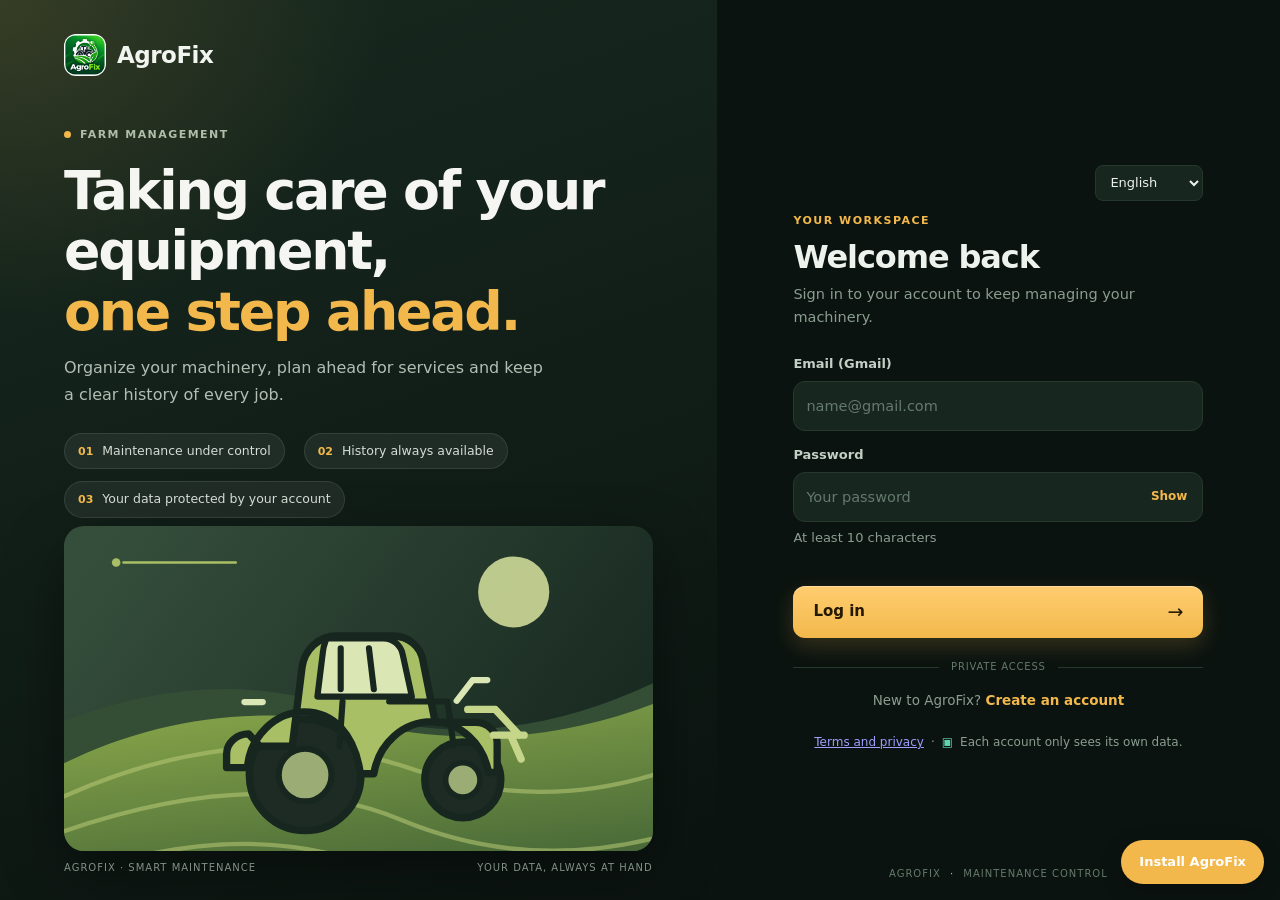
<file: index.html>
<!doctype html>
<html lang="es">
<head>
  <meta charset="utf-8">
  <meta name="viewport" content="width=device-width, initial-scale=1">
  <meta name="theme-color" content="#0b1310">
  <meta name="robots" content="noindex, nofollow">
  <meta name="description" content="AgroFix: gestión de maquinaria agrícola, mantenimientos preventivos y registro de servicios.">
  <meta name="mobile-web-app-capable" content="yes">
  <meta name="apple-mobile-web-app-capable" content="yes">
  <meta name="apple-mobile-web-app-status-bar-style" content="black-translucent">
  <link rel="manifest" href="./assets/manifest-CNl1rUau.webmanifest">
  <link rel="apple-touch-icon" href="./assets/icon-192-CdyjHGaN.png">
  <title>AgroFix | Mantenimiento de maquinaria</title>
  <script type="module" crossorigin src="./assets/index-CdwwVPU7.js"></script>
  <link rel="stylesheet" crossorigin href="./assets/index-BNDkB9DZ.css">
</head>
<body>
  <main class="auth-shell" id="auth-shell">
    <section class="auth-story">
      <a class="auth-brand" href="#inicio"><img src="./assets/icon-192-CdyjHGaN.png" alt=""><span>AgroFix</span></a>
      <div class="auth-copy"><span class="auth-kicker"><i></i> GESTIÓN AGRÍCOLA</span><h1>El cuidado de tus equipos,<br><em>un paso adelante.</em></h1><p>Organizá la maquinaria, anticipá los servicios y llevá un historial claro de cada trabajo.</p><div class="auth-benefits"><span><b>01</b> Mantenimientos bajo control</span><span><b>02</b> Historial siempre disponible</span><span><b>03</b> Tus datos protegidos con tu cuenta</span></div></div>
      <img class="auth-illustration" src="data:image/svg+xml,%3csvg%20xmlns='http://www.w3.org/2000/svg'%20viewBox='0%200%20960%20620'%20fill='none'%20role='img'%20aria-labelledby='title%20desc'%3e%3ctitle%20id='title'%3eTractor%20trabajando%20en%20el%20campo%3c/title%3e%3cdesc%20id='desc'%3eIlustración%20de%20un%20tractor%20agrícola%20sobre%20líneas%20de%20cultivo%20al%20atardecer.%3c/desc%3e%3cdefs%3e%3clinearGradient%20id='sky'%20x1='80'%20y1='48'%20x2='832'%20y2='600'%20gradientUnits='userSpaceOnUse'%3e%3cstop%20stop-color='%23354e3b'/%3e%3cstop%20offset='1'%20stop-color='%2317271f'/%3e%3c/linearGradient%3e%3clinearGradient%20id='field'%20x1='488'%20y1='340'%20x2='520'%20y2='620'%20gradientUnits='userSpaceOnUse'%3e%3cstop%20stop-color='%23809e47'/%3e%3cstop%20offset='1'%20stop-color='%23496a38'/%3e%3c/linearGradient%3e%3c/defs%3e%3crect%20width='960'%20height='620'%20rx='24'%20fill='url(%23sky)'/%3e%3ccircle%20cx='733'%20cy='153'%20r='58'%20fill='%23d3df9b'%20fill-opacity='.88'/%3e%3cpath%20d='M0%20364c164-63%20318-69%20462-18%20151%2054%20321%2039%20498-44v318H0V364Z'%20fill='%23344e36'/%3e%3cpath%20d='M0%20433c156-77%20326-97%20509-60%20154%2031%20304%2019%20451-37v284H0V433Z'%20fill='url(%23field)'/%3e%3cpath%20d='M0%20487c203-91%20395-105%20576-42%20126%2044%20254%2046%20384%207M0%20544c218-75%20401-81%20551-18%20130%2054%20267%2064%20409%2030M49%20603c180-52%20334-51%20462%203'%20stroke='%23b9cb76'%20stroke-opacity='.55'%20stroke-width='7'%20stroke-linecap='round'/%3e%3cg%20stroke='%2317271f'%20stroke-linejoin='round'%3e%3ccircle%20cx='393'%20cy='452'%20r='91'%20fill='%231d2b24'%20stroke-width='12'/%3e%3ccircle%20cx='393'%20cy='452'%20r='43'%20fill='%239bac75'%20stroke-width='10'/%3e%3ccircle%20cx='650'%20cy='460'%20r='62'%20fill='%231d2b24'%20stroke-width='12'/%3e%3ccircle%20cx='650'%20cy='460'%20r='28'%20fill='%239bac75'%20stroke-width='9'/%3e%3cpath%20d='M319%20405h53l16-129c4-29%2027-51%2057-51h92c24%200%2044%2017%2048%2040l20%20101h66c19%200%2035%2015%2035%2034v48h-14c-9-48-47-83-92-83-48%200-87%2036-95%2085H483c-9-65-44-101-91-101-49%200-89%2041-93%2091h-34v-22c0-18%2016-33%2036-33Z'%20fill='%23a9bf65'%20stroke-width='12'/%3e%3cpath%20d='M427%20229h94c15%200%2028%2011%2031%2026l15%2069H413l9-73c1-13%207-22%205-22Z'%20fill='%23dbe6b5'%20stroke-width='10'/%3e%3cpath%20d='M451%20245v67m46-67%208%2067M530%20332h95m0%200%2010%2072m-181-72-5%2073'%20stroke-width='10'%20stroke-linecap='round'/%3e%3cpath%20d='M658%20345h45l39%2042m-42%200h50m-22%200%2017%2039'%20stroke='%23c5d68a'%20stroke-width='12'%20stroke-linecap='round'/%3e%3cpath%20d='M324%20333h-30m346-2%2026-34h24'%20stroke='%23dbe6b5'%20stroke-width='10'%20stroke-linecap='round'/%3e%3c/g%3e%3cpath%20d='M97%20105h183'%20stroke='%23a9bf65'%20stroke-width='4'%20stroke-linecap='round'/%3e%3ccircle%20cx='85'%20cy='105'%20r='7'%20fill='%23a9bf65'/%3e%3c/svg%3e" alt="Ilustración de un tractor trabajando sobre líneas de cultivo">
      <div class="auth-story-footer"><span>AGROFIX · MANTENIMIENTO INTELIGENTE</span><span>TUS DATOS, SIEMPRE A MANO</span></div>
    </section>
    <section class="auth-panel">
      <div class="auth-mobile-brand"><img src="./assets/icon-192-CdyjHGaN.png" alt=""><strong>AgroFix</strong></div>
      <div class="auth-card">
        <div class="eyebrow" id="auth-kicker">TU ESPACIO DE TRABAJO</div>
        <h2 id="auth-title">Bienvenido de nuevo</h2>
        <p class="auth-subtitle" id="auth-subtitle">Ingresá a tu cuenta para continuar con la gestión de tu maquinaria.</p>
        <form class="auth-form" id="login-form" novalidate>
          <label class="auth-field" for="login-email">Correo electrónico (Gmail)<input id="login-email" name="email" type="email" autocomplete="email" required maxlength="254" placeholder="nombre@gmail.com"></label>
          <label class="auth-field" for="login-password">Contraseña<input id="login-password" name="password" type="password" autocomplete="current-password" required minlength="10" placeholder="Tu contraseña"><span class="auth-help">Mínimo 10 caracteres</span></label>
          <div class="auth-error" id="login-error" role="alert"></div>
          <button class="button button-primary auth-submit" type="submit">Iniciar sesión <span>→</span></button>
        </form>
        <form class="auth-form hidden" id="register-form" novalidate>
          <div class="auth-name-row"><label class="auth-field" for="register-name">Nombre<input id="register-name" name="name" autocomplete="given-name" required minlength="2" maxlength="80" placeholder="Nombre"></label><label class="auth-field" for="register-surname">Apellido<input id="register-surname" name="surname" autocomplete="family-name" required minlength="2" maxlength="80" placeholder="Apellido"></label></div>
          <label class="auth-field" for="register-phone">Número de teléfono<input id="register-phone" name="phone" type="tel" autocomplete="tel" required maxlength="24" placeholder="+54 9 11 1234 5678"></label>
          <label class="auth-field" for="register-email">Correo electrónico (Gmail)<input id="register-email" name="email" type="email" autocomplete="email" required maxlength="254" placeholder="nombre@gmail.com"></label>
          <label class="auth-field" for="register-password">Crear contraseña<input id="register-password" name="password" type="password" autocomplete="new-password" required minlength="12" maxlength="128" placeholder="Al menos 12 caracteres"><span class="auth-help">Usá una contraseña que no compartas con otros sitios.</span></label>
          <label class="auth-field" for="register-confirm">Confirmar contraseña<input id="register-confirm" name="confirm" type="password" autocomplete="new-password" required minlength="12" maxlength="128" placeholder="Repetí tu contraseña"></label>
          <div class="auth-error" id="register-error" role="alert"></div>
          <button class="button button-primary auth-submit" type="submit">Crear cuenta <span>→</span></button>
        </form>
        <form class="auth-form hidden" id="forgot-form" novalidate>
          <label class="auth-field" for="forgot-email">Correo electrónico<input id="forgot-email" name="email" type="email" autocomplete="email" required maxlength="254" placeholder="nombre@gmail.com"></label>
          <div class="auth-error" id="forgot-error" role="alert"></div>
          <p class="auth-help" id="forgot-ok" role="status"></p>
          <button class="button button-primary auth-submit" type="submit">Enviar enlace <span>→</span></button>
        </form>
        <form class="auth-form hidden" id="reset-form" novalidate>
          <label class="auth-field" for="reset-password">Contraseña nueva<input id="reset-password" name="password" type="password" autocomplete="new-password" required minlength="12" maxlength="128" placeholder="Al menos 12 caracteres"></label>
          <label class="auth-field" for="reset-confirm">Repetir contraseña nueva<input id="reset-confirm" name="confirm" type="password" autocomplete="new-password" required minlength="12" maxlength="128" placeholder="Repetí tu contraseña"></label>
          <div class="auth-error" id="reset-error" role="alert"></div>
          <button class="button button-primary auth-submit" type="submit">Guardar contraseña <span>→</span></button>
        </form>
        <div class="auth-divider"><span></span><small>ACCESO PRIVADO</small><span></span></div>
        <p class="auth-switch hidden" id="auth-forgot-link"><button type="button" data-auth-view="forgot">¿Olvidaste tu contraseña?</button></p>
        <p class="auth-switch" id="auth-switch-login">¿Primera vez en AgroFix? <button type="button" data-auth-view="register">Crear una cuenta</button></p>
        <p class="auth-switch hidden" id="auth-switch-back"><button type="button" data-auth-view="login">Volver a iniciar sesión</button></p>
        <p class="auth-switch hidden" id="auth-switch-register">¿Ya tenés una cuenta? <button type="button" data-auth-view="login">Iniciar sesión</button></p>
        <p class="auth-privacy"><a href="./legal.html" target="_blank" rel="noopener">Términos y privacidad</a> · <span>▣</span> Cada cuenta ve únicamente sus propios datos.</p>
      </div>
      <div class="auth-panel-footer">AGROFIX <span>·</span> CONTROL DE MANTENIMIENTO</div>
    </section>
  </main>

  <div class="app-shell hidden" id="app-shell">
    <aside class="sidebar" id="sidebar">
      <a class="brand" href="#panel" aria-label="AgroFix, ir al panel">
        <img class="brand-image" src="./assets/icon-192-CdyjHGaN.png" alt="">
        <span><strong>agrofix</strong><small>GESTIÓN DE MANTENIMIENTO</small></span>
      </a>
      <div class="farm-label"><span class="online-dot"></span> SISTEMA ACTIVO</div>
      <nav class="main-nav" aria-label="Navegación principal">
        <span class="nav-caption">GESTIÓN</span>
        <a href="#panel" class="nav-link active" data-view="panel"><span class="nav-icon"><svg viewBox="0 0 24 24" aria-hidden="true"><rect x="3" y="3" width="8" height="9" rx="2"/><rect x="13" y="3" width="8" height="5" rx="2"/><rect x="13" y="10" width="8" height="11" rx="2"/><rect x="3" y="14" width="8" height="7" rx="2"/></svg></span>Panel principal</a>
        <a href="#maquinaria" class="nav-link" data-view="maquinaria"><span class="nav-icon"><svg viewBox="0 0 24 24" aria-hidden="true"><circle cx="7" cy="16" r="4"/><circle cx="18" cy="18" r="2.4"/><path d="M3.5 13V8h6l2 4h6.5l2 3.5M9.5 8V4.5h3"/></svg></span>Maquinaria</a>
        <a href="#mantenimientos" class="nav-link" data-view="mantenimientos"><span class="nav-icon"><svg viewBox="0 0 24 24" aria-hidden="true"><circle cx="12" cy="12" r="9"/><path d="M12 7v5l3.5 2"/></svg></span>Mantenimientos</a>
        <a href="#actividad" class="nav-link" data-view="actividad"><span class="nav-icon"><svg viewBox="0 0 24 24" aria-hidden="true"><path d="M3 12h4l2.5-6 5 12 2.5-6H21"/></svg></span>Actividad</a>
        <a href="#historial" class="nav-link" data-view="historial"><span class="nav-icon"><svg viewBox="0 0 24 24" aria-hidden="true"><path d="M4 12a8 8 0 1 0 2.5-5.8M4 4v4.5h4.5M12 8v4.5l3 2"/></svg></span>Historial</a>
        <a href="#ajustes" class="nav-link" data-view="ajustes"><span class="nav-icon"><svg viewBox="0 0 24 24" aria-hidden="true"><circle cx="12" cy="8" r="4"/><path d="M4 20c1.2-3.6 4.2-5.5 8-5.5s6.8 1.9 8 5.5"/></svg></span>Mi cuenta</a>
      </nav>
      <div class="sidebar-bottom">
        <div class="season-card"><span class="season-icon"><svg viewBox="0 0 24 24" aria-hidden="true"><path d="M12 21V9m0 0c0-3 2-5 5-5 0 3-2 5-5 5Zm0 5c0-3-2-5-5-5 0 3 2 5 5 5Z"/></svg></span><div><strong>Preparado para el campo</strong><small>Tu mantenimiento, bajo control.</small></div></div>
        <div class="user-row"><a class="user-link" href="#ajustes" data-view="ajustes" title="Mi cuenta"><div class="user-avatar" id="user-avatar">AG</div><div class="user-meta"><strong id="current-user-name">Operador</strong><small id="current-user-email">Equipo local</small></div></a><button class="user-menu" id="logout-button" type="button" title="Cerrar sesión" aria-label="Cerrar sesión"><svg viewBox="0 0 24 24" aria-hidden="true"><path d="M10 4H6a2 2 0 0 0-2 2v12a2 2 0 0 0 2 2h4M15 8l4 4-4 4M19 12H9"/></svg></button></div>
      </div>
    </aside>

    <main class="main-area">
      <header class="topbar">
        <button class="mobile-menu" id="menu-toggle" aria-label="Abrir navegación" aria-expanded="false">☰</button>
        <div class="breadcrumbs"><span>AgroFix</span><span class="crumb-sep">/</span><strong id="breadcrumb-current">Panel principal</strong></div>
        <div class="topbar-right"><button class="icon-toggle" id="theme-toggle" type="button" aria-label="Cambiar a tema claro" title="Cambiar a tema claro"><svg class="i-sun" viewBox="0 0 24 24" aria-hidden="true"><circle cx="12" cy="12" r="4"/><path d="M12 3v2M12 19v2M3 12h2M19 12h2M5.6 5.6 7 7M17 17l1.4 1.4M5.6 18.4 7 17M17 7l1.4-1.4"/></svg><svg class="i-moon" viewBox="0 0 24 24" aria-hidden="true"><path d="M20 14.5A8 8 0 0 1 9.5 4 8 8 0 1 0 20 14.5Z"/></svg></button><span class="local-status"><i></i><span id="storage-label">Datos guardados localmente</span></span><span class="date-label" id="today-label"></span></div>
      </header>

      <div class="page-content">
        <section class="view-section active" id="view-panel" aria-labelledby="page-title">
          <div class="hero">
            <svg class="hero-art" viewBox="0 0 900 340" preserveAspectRatio="xMidYMid slice" aria-hidden="true">
              <defs><linearGradient id="furrow" x1="0" x2="1" y1="0" y2="0"><stop offset="0" stop-color="currentColor" stop-opacity="0"/><stop offset=".45" stop-color="currentColor" stop-opacity=".6"/><stop offset="1" stop-color="currentColor" stop-opacity="0"/></linearGradient></defs>
              <g fill="none" stroke="url(#furrow)" stroke-width="1.6">
                <path id="furrow-line" d="M-40 330C140 250 300 310 470 220S740 110 940 150"/>
                <use href="#furrow-line" y="-24"/><use href="#furrow-line" y="-48"/><use href="#furrow-line" y="-72"/><use href="#furrow-line" y="-96"/><use href="#furrow-line" y="-120"/><use href="#furrow-line" y="-144"/><use href="#furrow-line" y="-168"/><use href="#furrow-line" y="-192"/><use href="#furrow-line" y="-216"/>
              </g>
            </svg>
            <div class="hero-copy">
              <div class="eyebrow" id="hero-eyebrow">CENTRO DE OPERACIONES</div>
              <h1 id="page-title">Panel principal</h1>
              <p class="hero-summary" id="hero-summary">Resumen del estado de tu maquinaria y sus próximos servicios.</p>
              <div class="hero-actions"><button class="button button-primary" data-action="new-maintenance"><span>＋</span> Programar mantenimiento</button><button class="button button-ghost" data-action="new-machine">Registrar máquina</button></div>
            </div>
            <div class="health-card" id="health-card" data-tone="empty">
              <div class="health-label">SALUD DE LA FLOTA</div>
              <div class="gauge">
                <svg viewBox="0 0 200 110" aria-hidden="true"><path class="gauge-track" d="M14 100A86 86 0 0 1 186 100" pathLength="100"/><path class="gauge-value" id="gauge-value" d="M14 100A86 86 0 0 1 186 100" pathLength="100"/></svg>
                <div class="gauge-read"><strong id="health-value">—</strong><small id="health-caption">Sin máquinas</small></div>
              </div>
              <div class="health-foot"><span><i class="dot ok"></i><b id="health-ok">0</b> al día</span><span><i class="dot warn"></i><b id="health-alert">0</b> con alertas</span></div>
            </div>
          </div>

          <div class="metrics-grid" id="dashboard-metrics">
            <article class="metric-card tone-green"><div class="metric-top"><span>Máquinas registradas</span><span class="metric-icon"><svg viewBox="0 0 24 24" aria-hidden="true"><circle cx="7" cy="16" r="4"/><circle cx="18" cy="18" r="2.4"/><path d="M3.5 13V8h6l2 4h6.5l2 3.5M9.5 8V4.5h3"/></svg></span></div><strong class="metric-value" data-metric="machines">—</strong><small class="metric-foot">En tu inventario</small></article>
            <article class="metric-card tone-amber"><div class="metric-top"><span>Próximos servicios</span><span class="metric-icon"><svg viewBox="0 0 24 24" aria-hidden="true"><rect x="4" y="5" width="16" height="15" rx="3"/><path d="M8 3v4M16 3v4M4 10h16"/></svg></span></div><strong class="metric-value" data-metric="upcoming">—</strong><small class="metric-foot">Requieren planificación</small></article>
            <article class="metric-card tone-red"><div class="metric-top"><span>Pendientes o vencidos</span><span class="metric-icon"><svg viewBox="0 0 24 24" aria-hidden="true"><path d="M12 4 3 19h18L12 4Z"/><path d="M12 10v4M12 17v.5"/></svg></span></div><strong class="metric-value" data-metric="overdue">—</strong><small class="metric-foot">Revisar tareas abiertas</small></article>
            <article class="metric-card tone-blue"><div class="metric-top"><span>Servicios registrados</span><span class="metric-icon"><svg viewBox="0 0 24 24" aria-hidden="true"><path d="M4 12a8 8 0 0 1 14-5.3M20 12a8 8 0 0 1-14 5.3M18 3v4h-4M6 21v-4h4"/></svg></span></div><strong class="metric-value" data-metric="completed">—</strong><small class="metric-foot">En el historial</small></article>
          </div>

          <div class="bento">
            <section class="panel-card span-5"><div class="panel-heading"><div><div class="eyebrow">COMPOSICIÓN</div><h2>Tu flota por tipo</h2></div><a class="text-link" href="#maquinaria">Inventario <span>→</span></a></div><div id="type-split" class="type-split"></div></section>
            <section class="panel-card span-7"><div class="panel-heading"><div><div class="eyebrow">USO ACUMULADO</div><h2>Horas por máquina</h2></div></div><div id="hours-chart" class="hours-chart"></div></section>
            <section class="panel-card span-7 fleet-panel"><div class="panel-heading"><div><div class="eyebrow">TU FLOTA</div><h2>Maquinaria registrada</h2></div><a class="text-link" href="#maquinaria">Ver inventario <span>→</span></a></div><div id="dashboard-fleet" class="fleet-list"></div></section>
            <section class="panel-card span-5 alerts-panel"><div class="panel-heading"><div><div class="eyebrow">SEGUIMIENTO</div><h2>Alertas de mantenimiento</h2></div><a class="text-link" href="#mantenimientos">Ver todo <span>→</span></a></div><div id="dashboard-alerts" class="dashboard-list"><span class="empty-icon">✓</span><strong>Todo despejado</strong><p>Las alertas aparecerán aquí cuando registres mantenimientos.</p></div></section>
            <section class="panel-card span-5 activity-panel"><div class="panel-heading"><div><div class="eyebrow">ÚLTIMOS MOVIMIENTOS</div><h2>Actividad reciente</h2></div><a class="text-link" href="#historial">Ver historial <span>→</span></a></div><div id="dashboard-activity" class="dashboard-list"><span class="empty-icon">↻</span><strong>Sin actividad todavía</strong><p>Los trabajos completados quedarán registrados en este espacio.</p></div></section>
            <section class="panel-card span-7 quick-panel"><div class="panel-heading"><div><div class="eyebrow">ACCESOS DIRECTOS</div><h2>¿Qué necesitás hacer?</h2></div></div><div class="quick-actions"><button class="quick-action" data-view-link="maquinaria"><span class="quick-icon green"><svg viewBox="0 0 24 24" aria-hidden="true"><path d="M12 5v14M5 12h14"/></svg></span><span><strong>Registrar maquinaria</strong><small>Sumá un equipo al inventario</small></span></button><button class="quick-action" data-action="new-maintenance"><span class="quick-icon amber"><svg viewBox="0 0 24 24" aria-hidden="true"><rect x="4" y="5" width="16" height="15" rx="3"/><path d="M8 3v4M16 3v4M4 10h16"/></svg></span><span><strong>Programar un servicio</strong><small>Organizá el próximo mantenimiento</small></span></button><button class="quick-action" data-view-link="historial"><span class="quick-icon blue"><svg viewBox="0 0 24 24" aria-hidden="true"><path d="M4 12a8 8 0 1 0 2.5-5.8M4 4v4.5h4.5M12 8v4.5l3 2"/></svg></span><span><strong>Consultar historial</strong><small>Revisá los trabajos realizados</small></span></button></div></section>
          </div>
        </section>

        <section class="view-section" id="view-maquinaria" aria-labelledby="machines-title">
          <div class="page-heading"><div><div class="eyebrow">INVENTARIO</div><h1 id="machines-title">Maquinaria</h1><p class="page-subtitle">Administrá los equipos y consultá su estado de mantenimiento.</p></div><button class="button button-primary" data-action="new-machine"><span>＋</span> Registrar máquina</button></div>
          <section class="panel-card list-panel"><div class="list-toolbar"><label class="search-box"><span>⌕</span><input id="machine-search" type="search" placeholder="Buscar por marca, modelo o identificación…" aria-label="Buscar maquinaria"></label><label class="filter-select"><span class="sr-only">Filtrar por tipo</span><select id="machine-filter"><option value="">Todos los tipos</option><option>Tractor</option><option>Cosechadora</option><option>Pulverizadora</option><option>Sembradora</option><option>Otro</option></select></label></div><div class="machine-grid" id="machine-grid"></div><div class="empty-state table-empty" id="machines-empty"><span class="empty-icon">▤</span><strong>Tu inventario empieza acá</strong><p>Registrá tu primera máquina para organizar sus mantenimientos.</p><button class="button button-secondary" data-action="new-machine">＋ Registrar primera máquina</button></div></section>
        </section>

        <section class="view-section" id="view-maquina-detalle" aria-labelledby="machine-profile-title">
          <div class="detail-back-row"><button class="back-link" data-view-link="maquinaria">← Volver a maquinaria</button></div>
          <div class="machine-profile-card panel-card"><div class="machine-gallery"><div class="machine-stage"><img id="machine-profile-image" alt="" hidden><div class="photo-empty" id="machine-photo-empty"></div></div><div class="photo-actions"><button class="button button-secondary" type="button" data-action="pick-photo" id="photo-pick-button">Agregar foto</button><button class="button button-secondary" type="button" data-action="remove-photo" id="photo-remove-button" hidden>Quitar foto</button></div><input type="file" id="photo-input" accept="image/*" hidden></div><div class="machine-profile-copy"><div class="eyebrow">FICHA DE MAQUINARIA</div><span class="type-chip" id="machine-profile-type">Equipo</span><h1 id="machine-profile-title">Máquina</h1><p id="machine-profile-subtitle" class="page-subtitle">Información técnica y mantenimiento asociado.</p><div class="profile-chips" id="machine-profile-chips"></div><div class="profile-actions"><button class="button button-secondary" data-action="edit-selected-machine">✎ Editar equipo</button><button class="button button-primary" data-action="new-maintenance"><span>＋</span> Programar servicio</button></div></div></div>
          <div class="machine-spec-grid" id="machine-profile-specs"></div>
          <section class="panel-card docs-panel"><div class="panel-heading"><div><div class="eyebrow">REGISTRO FOTOGRÁFICO</div><h2>Fotos del implemento</h2></div></div><p class="docs-hint">Frente, parte trasera y ambos costados del equipo.</p><div class="doc-grid" id="implement-photos"></div></section>
          <div class="docs-columns">
            <section class="panel-card docs-panel"><div class="panel-heading"><div><div class="eyebrow">SEGURO DE MAQUINARIA</div><h2>Certificado de cobertura</h2></div></div><p class="docs-hint">Foto o PDF del certificado vigente de tu póliza.</p><div class="doc-grid single" id="insurance-certificate"></div></section>
            <section class="panel-card docs-panel"><div class="panel-heading"><div><div class="eyebrow">DOCUMENTACIÓN DEL EQUIPO</div><h2>Título o cédula verde</h2></div></div><p class="docs-hint">Título del implemento o cédula verde de la máquina.</p><div class="doc-grid single" id="ownership-title"></div></section>
          </div>
          <section class="panel-card docs-panel"><div class="panel-heading"><div><div class="eyebrow">SEGURO DE MAQUINARIA</div><h2>Cupones de pago</h2></div><button class="text-link" type="button" data-doc-action="pick" data-kind="insurance_coupon">Agregar cupón <span>＋</span></button></div><p class="docs-hint">Guardá cada cupón de pago del seguro, en foto o PDF. Podés elegir varios a la vez.</p><div class="doc-list" id="insurance-coupons"></div></section>
          <input type="file" id="doc-input" hidden>
          <div class="dashboard-grid profile-lower-grid"><section class="panel-card"><div class="panel-heading"><div><div class="eyebrow">PLANIFICACIÓN</div><h2>Próximos mantenimientos</h2></div><button class="text-link" data-action="new-maintenance">Programar <span>＋</span></button></div><div class="profile-record-list" id="machine-profile-maintenance"></div></section><section class="panel-card"><div class="panel-heading"><div><div class="eyebrow">TRABAJOS REALIZADOS</div><h2>Historial del equipo</h2></div><button class="text-link" data-view-link="historial">Ver historial <span>→</span></button></div><div class="profile-record-list" id="machine-profile-history"></div></section></div>
        </section>

        <section class="view-section" id="view-mantenimientos" aria-labelledby="maintenance-title">
          <div class="page-heading"><div><div class="eyebrow">PLANIFICACIÓN</div><h1 id="maintenance-title">Mantenimientos</h1><p class="page-subtitle">Planificá servicios por fecha o por horas de funcionamiento.</p></div><button class="button button-primary" data-action="new-maintenance"><span>＋</span> Programar mantenimiento</button></div>
          <section class="panel-card list-panel"><div class="list-toolbar"><div class="tabs" role="tablist" aria-label="Filtrar mantenimientos"><button class="tab active" data-maintenance-filter="all" role="tab" aria-selected="true">Todos</button><button class="tab" data-maintenance-filter="upcoming" role="tab" aria-selected="false">Próximos</button><button class="tab" data-maintenance-filter="overdue" role="tab" aria-selected="false">Pendientes o vencidos</button></div><label class="filter-select"><span class="sr-only">Filtrar por estado</span><select id="maintenance-machine-filter"><option value="">Todas las máquinas</option></select></label></div><div id="maintenance-list" class="maintenance-list"></div><div class="empty-state" id="maintenance-empty"><span class="empty-icon">◷</span><strong>No hay mantenimientos programados</strong><p>Creá una tarea para empezar a organizar los servicios de tus máquinas.</p><button class="button button-secondary" data-action="new-maintenance">＋ Programar mantenimiento</button></div></section>
        </section>

        <section class="view-section" id="view-tarea-detalle" aria-labelledby="maintenance-profile-title">
          <div class="detail-back-row"><button class="back-link" data-view-link="mantenimientos">← Volver a mantenimientos</button></div>
          <section class="panel-card maintenance-profile-card"><div class="maintenance-profile-icon" id="task-profile-visual"></div><div class="maintenance-profile-main"><div class="eyebrow">DETALLE DEL MANTENIMIENTO</div><span class="status-pill status-pending" id="task-profile-status">Pendiente</span><h1 id="maintenance-profile-title">Servicio</h1><button class="text-link" id="task-machine-link" data-machine-action="detail" data-id="">Ver ficha de máquina →</button></div><div class="maintenance-profile-action"><button class="button button-primary" id="task-complete-button">✓ Registrar trabajo realizado</button></div></section>
          <div class="machine-spec-grid" id="task-profile-specs"></div><section class="panel-card task-notes-panel"><div class="eyebrow">OBSERVACIONES</div><p id="task-profile-notes">Sin observaciones registradas.</p></section>
        </section>

        <section class="view-section" id="view-ajustes" aria-labelledby="settings-title">
          <div class="page-heading"><div><div class="eyebrow">PREFERENCIAS</div><h1 id="settings-title">Mi cuenta</h1><p class="page-subtitle">Administrá tu perfil, tu foto, la contraseña y la apariencia de AgroFix.</p></div><button class="button button-secondary" type="button" id="settings-logout">Cerrar sesión</button></div>
          <div class="settings-grid">
            <section class="panel-card settings-profile">
              <div class="profile-head">
                <div class="avatar-xl" id="settings-avatar"></div>
                <div class="profile-head-copy"><strong id="settings-fullname">—</strong><small id="settings-email">—</small><div class="photo-actions"><button class="button button-secondary" type="button" data-action="pick-avatar" id="avatar-pick-button">Subir foto</button><button class="button button-ghost" type="button" data-action="remove-avatar" id="avatar-remove-button" hidden>Quitar foto</button></div><span class="field-hint">JPG, PNG o WebP. Se recorta en cuadrado y se ajusta sola.</span></div>
                <input type="file" id="avatar-input" accept="image/*" hidden>
              </div>
              <form class="settings-form" id="profile-form" novalidate>
                <div class="field"><label for="profile-name">Nombre</label><input id="profile-name" name="name" required minlength="2" maxlength="80" autocomplete="given-name"></div>
                <div class="field"><label for="profile-surname">Apellido</label><input id="profile-surname" name="surname" required minlength="2" maxlength="80" autocomplete="family-name"></div>
                <div class="field"><label for="profile-phone">Teléfono</label><input id="profile-phone" name="phone" type="tel" required maxlength="24" autocomplete="tel"></div>
                <div class="field"><label for="profile-email">Correo electrónico</label><input id="profile-email" name="email" type="email" required maxlength="254" autocomplete="email"></div>
                <div class="field full hidden" id="profile-password-field"><label for="profile-current">Contraseña actual</label><input id="profile-current" name="current_password" type="password" maxlength="128" autocomplete="current-password"><span class="field-hint">Para cambiar el correo necesitamos confirmar que sos vos.</span></div>
                <div class="settings-feedback full" id="profile-feedback" role="status"></div>
                <div class="settings-actions full"><button class="button button-primary" type="submit">Guardar cambios</button></div>
              </form>
            </section>
            <div class="settings-side">
              <section class="panel-card"><div class="eyebrow">SEGURIDAD</div><h2 class="settings-title">Cambiar contraseña</h2>
                <form class="settings-form single" id="password-form" novalidate>
                  <div class="field"><label for="password-current">Contraseña actual</label><input id="password-current" name="current_password" type="password" required maxlength="128" autocomplete="current-password"></div>
                  <div class="field"><label for="password-new">Contraseña nueva</label><input id="password-new" name="new_password" type="password" required minlength="12" maxlength="128" autocomplete="new-password"><span class="field-hint">Entre 12 y 128 caracteres.</span></div>
                  <div class="field"><label for="password-confirm">Repetir contraseña nueva</label><input id="password-confirm" name="confirm" type="password" required minlength="12" maxlength="128" autocomplete="new-password"></div>
                  <div class="settings-feedback" id="password-feedback" role="status"></div>
                  <div class="settings-actions"><button class="button button-primary" type="submit">Actualizar contraseña</button></div>
                </form>
              </section>
              <section class="panel-card"><div class="eyebrow">APARIENCIA</div><h2 class="settings-title">Tema de la interfaz</h2>
                <div class="theme-choice" role="group" aria-label="Tema de la interfaz"><button type="button" data-theme-choice="dark" aria-pressed="true"><i class="swatch dark"></i>Oscuro</button><button type="button" data-theme-choice="light" aria-pressed="false"><i class="swatch light"></i>Claro</button></div>
              </section>
              <section class="panel-card"><div class="eyebrow">DATOS</div><h2 class="settings-title">Dónde se guardan</h2>
                <p class="settings-note" id="settings-storage">—</p>
                <a class="button button-secondary settings-mobile" id="mobile-link" href="/movil" target="_blank" rel="noopener" hidden>Instalar en el celular</a>
              </section>
            </div>
          </div>
        </section>

        <section class="view-section" id="view-actividad" aria-labelledby="activity-title">
          <div class="page-heading"><div><div class="eyebrow">SEGURIDAD Y AUDITORÍA</div><h1 id="activity-title">Actividad</h1><p class="page-subtitle">Registro guardado en la base de datos de los accesos a tu cuenta y de los cambios en tus datos.</p></div></div>
          <section class="panel-card list-panel"><div id="activity-list" class="history-list"></div><div class="empty-state" id="activity-empty"><span class="empty-icon">⏱</span><strong>Todavía no hay actividad</strong><p>Los inicios de sesión y los cambios quedarán registrados acá.</p></div></section>
        </section>

        <section class="view-section" id="view-historial" aria-labelledby="history-title">
          <div class="page-heading"><div><div class="eyebrow">REGISTRO DE SERVICIOS</div><h1 id="history-title">Historial</h1><p class="page-subtitle">Consultá los trabajos realizados y los datos registrados en cada servicio.</p></div></div>
          <section class="panel-card list-panel"><div class="list-toolbar"><label class="search-box"><span>⌕</span><input id="history-search" type="search" placeholder="Buscar por máquina o trabajo…" aria-label="Buscar en historial"></label><label class="filter-select"><span class="sr-only">Filtrar historial por máquina</span><select id="history-machine-filter"><option value="">Todas las máquinas</option></select></label></div><div id="history-list" class="history-list"></div><div class="empty-state" id="history-empty"><span class="empty-icon">↻</span><strong>El historial está vacío</strong><p>Al completar un mantenimiento, el trabajo realizado quedará guardado acá.</p></div></section>
        </section>
        <div class="toast-region" id="toast-region" aria-live="polite" aria-atomic="true"></div>
      </div>
    </main>
  </div>

  <dialog class="form-dialog" id="form-dialog" aria-labelledby="dialog-title"><form id="entity-form" method="dialog" novalidate><div class="dialog-heading"><div><div class="eyebrow" id="dialog-eyebrow">NUEVO REGISTRO</div><h2 id="dialog-title">Registrar máquina</h2></div><button class="icon-button" type="button" data-close-dialog aria-label="Cerrar">×</button></div><div class="dialog-fields" id="dialog-fields"></div><div class="dialog-error" id="dialog-error" role="alert"></div><div class="dialog-actions"><button class="button button-secondary" type="button" data-close-dialog>Cancelar</button><button class="button button-primary" type="submit" id="dialog-submit">Guardar registro</button></div></form></dialog>
  <dialog class="confirm-dialog" id="confirm-dialog" aria-labelledby="confirm-title"><form method="dialog"><div class="dialog-heading"><div><div class="eyebrow">CONFIRMAR ACCIÓN</div><h2 id="confirm-title">Eliminar máquina</h2></div></div><p id="confirm-message">¿Querés eliminar este registro?</p><div class="dialog-actions"><button class="button button-secondary" value="cancel">Cancelar</button><button class="button button-danger" value="confirm">Eliminar</button></div></form></dialog>
  <dialog class="detail-dialog" id="detail-dialog" aria-labelledby="detail-title"><div class="detail-content"><div class="dialog-heading"><div><div class="eyebrow">FICHA DE EQUIPO</div><h2 id="detail-title">Máquina</h2></div><button class="icon-button" type="button" data-close-detail aria-label="Cerrar">×</button></div><div id="machine-detail-body"></div><div class="dialog-actions"><button class="button button-secondary" type="button" data-close-detail>Cerrar</button></div></div></dialog>
  <dialog class="doc-viewer" id="doc-viewer" aria-labelledby="doc-viewer-title"><div class="doc-viewer-head"><strong id="doc-viewer-title">Documento</strong><button class="icon-button" type="button" data-close-viewer aria-label="Cerrar">×</button></div><img id="doc-viewer-image" alt=""></dialog>
  <jeep-sqlite wasmpath="./assets" style="display:none"></jeep-sqlite>
</body>
</html>
</file>
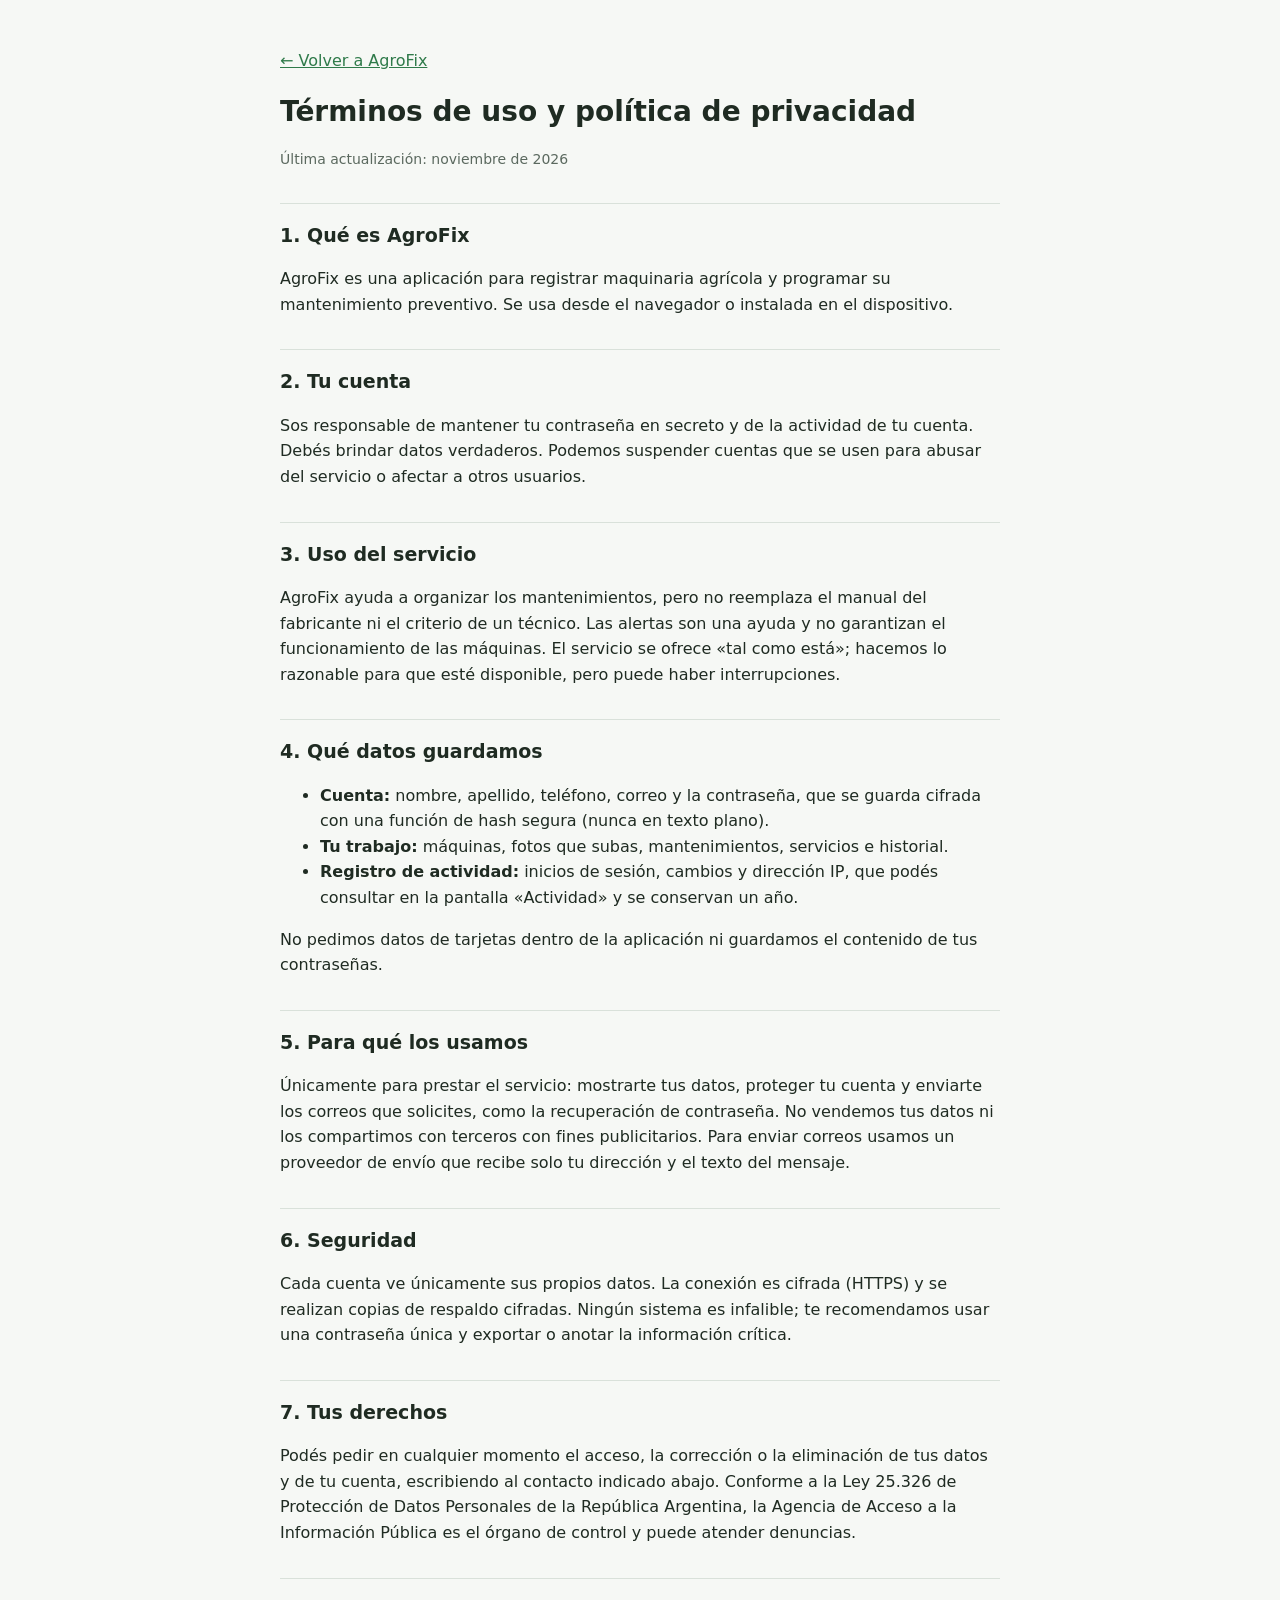
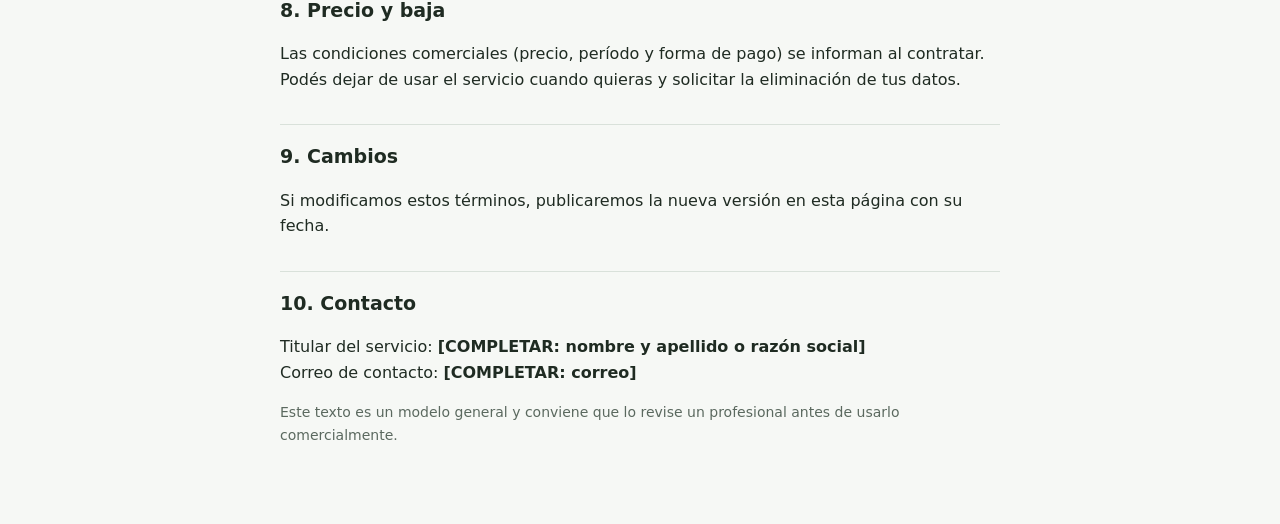
<file: legal.html>
<!doctype html>
<html lang="es">
<head>
  <meta charset="utf-8">
  <meta name="viewport" content="width=device-width, initial-scale=1">
  <title>Términos y privacidad | AgroFix</title>
  <meta name="robots" content="noindex">
  <style>
    :root { --bg:#f6f8f5; --ink:#1f2b22; --muted:#5b695f; --accent:#2f7a4a; --line:#d9e1da }
    @media (prefers-color-scheme: dark) { :root { --bg:#0b1310; --ink:#e6eee8; --muted:#9db0a2; --accent:#6fcf8f; --line:#24342a } }
    body { margin:0; background:var(--bg); color:var(--ink); font:16px/1.6 system-ui,-apple-system,"Segoe UI",sans-serif }
    main { max-width:720px; margin:0 auto; padding:32px 16px 64px }
    h1 { font-size:28px; margin:0 0 4px } h2 { font-size:19px; margin:32px 0 6px; padding-top:16px; border-top:1px solid var(--line) }
    p, li { color:var(--ink) } .muted { color:var(--muted); font-size:14px }
    a { color:var(--accent) }
  </style>
</head>
<body>
<main>
  <p><a href="./">← Volver a AgroFix</a></p>
  <h1>Términos de uso y política de privacidad</h1>
  <p class="muted">Última actualización: noviembre de 2026</p>

  <h2>1. Qué es AgroFix</h2>
  <p>AgroFix es una aplicación para registrar maquinaria agrícola y programar su mantenimiento preventivo. Se usa desde el navegador o instalada en el dispositivo.</p>

  <h2>2. Tu cuenta</h2>
  <p>Sos responsable de mantener tu contraseña en secreto y de la actividad de tu cuenta. Debés brindar datos verdaderos. Podemos suspender cuentas que se usen para abusar del servicio o afectar a otros usuarios.</p>

  <h2>3. Uso del servicio</h2>
  <p>AgroFix ayuda a organizar los mantenimientos, pero no reemplaza el manual del fabricante ni el criterio de un técnico. Las alertas son una ayuda y no garantizan el funcionamiento de las máquinas. El servicio se ofrece «tal como está»; hacemos lo razonable para que esté disponible, pero puede haber interrupciones.</p>

  <h2>4. Qué datos guardamos</h2>
  <ul>
    <li><b>Cuenta:</b> nombre, apellido, teléfono, correo y la contraseña, que se guarda cifrada con una función de hash segura (nunca en texto plano).</li>
    <li><b>Tu trabajo:</b> máquinas, fotos que subas, mantenimientos, servicios e historial.</li>
    <li><b>Registro de actividad:</b> inicios de sesión, cambios y dirección IP, que podés consultar en la pantalla «Actividad» y se conservan un año.</li>
  </ul>
  <p>No pedimos datos de tarjetas dentro de la aplicación ni guardamos el contenido de tus contraseñas.</p>

  <h2>5. Para qué los usamos</h2>
  <p>Únicamente para prestar el servicio: mostrarte tus datos, proteger tu cuenta y enviarte los correos que solicites, como la recuperación de contraseña. No vendemos tus datos ni los compartimos con terceros con fines publicitarios. Para enviar correos usamos un proveedor de envío que recibe solo tu dirección y el texto del mensaje.</p>

  <h2>6. Seguridad</h2>
  <p>Cada cuenta ve únicamente sus propios datos. La conexión es cifrada (HTTPS) y se realizan copias de respaldo cifradas. Ningún sistema es infalible; te recomendamos usar una contraseña única y exportar o anotar la información crítica.</p>

  <h2>7. Tus derechos</h2>
  <p>Podés pedir en cualquier momento el acceso, la corrección o la eliminación de tus datos y de tu cuenta, escribiendo al contacto indicado abajo. Conforme a la Ley 25.326 de Protección de Datos Personales de la República Argentina, la Agencia de Acceso a la Información Pública es el órgano de control y puede atender denuncias.</p>

  <h2>8. Precio y baja</h2>
  <p>Las condiciones comerciales (precio, período y forma de pago) se informan al contratar. Podés dejar de usar el servicio cuando quieras y solicitar la eliminación de tus datos.</p>

  <h2>9. Cambios</h2>
  <p>Si modificamos estos términos, publicaremos la nueva versión en esta página con su fecha.</p>

  <h2>10. Contacto</h2>
  <p>Titular del servicio: <b>[COMPLETAR: nombre y apellido o razón social]</b><br>Correo de contacto: <b>[COMPLETAR: correo]</b></p>
  <p class="muted">Este texto es un modelo general y conviene que lo revise un profesional antes de usarlo comercialmente.</p>
</main>
</body>
</html>
</file>
<file: assets/index-BNDkB9DZ.css>
:root{color:#202923;font-synthesis:none;text-rendering:optimizelegibility;--green:#35734d;--green-dark:#17271f;--muted:#778079;--line:#e7eae5;--surface:#fff;--amber:#bd7a18;--red:#ba5047;--blue:#527a9b;background:#f5f6f3;font-family:system-ui,Arial,sans-serif}*{box-sizing:border-box}body{background:#f5f6f3;min-width:320px;margin:0}button,input,select{font:inherit}button,a{-webkit-tap-highlight-color:transparent}button{cursor:pointer}.app-shell{min-height:100vh}.sidebar{color:#eaf0eb;z-index:5;background:#17271f;flex-direction:column;width:252px;padding:26px 16px 17px;display:flex;position:fixed;inset:0 auto 0 0}.brand{color:inherit;align-items:center;gap:11px;padding:0 10px;text-decoration:none;display:flex}.brand-mark{color:#17271f;background:#9cbd50;border-radius:10px 3px;place-items:center;width:38px;height:38px;font:800 23px system-ui,sans-serif;display:grid}.brand strong{letter-spacing:-1px;font:800 21px system-ui,sans-serif;display:block}.brand small{letter-spacing:1px;color:#a1afa4;margin-top:2px;font-size:8px;display:block}.farm-label{color:#93a49a;letter-spacing:1.25px;align-items:center;gap:8px;margin:37px 10px 22px;font-size:9px;display:flex}.online-dot,.local-status i{background:#8db94d;border-radius:50%;width:7px;height:7px;display:inline-block}.main-nav{gap:5px;display:grid}.nav-caption{color:#788b7f;letter-spacing:1.15px;padding:0 11px 7px;font-size:9px}.nav-link{color:#b9c5bd;border-radius:6px;align-items:center;gap:12px;height:43px;padding:0 12px;font-size:12px;font-weight:500;text-decoration:none;display:flex}.nav-link:hover,.nav-link.active{color:#fff;background:#26392d}.nav-link.active{box-shadow:inset 2px 0 #a8c75a}.nav-icon{text-align:center;color:#a6bf8a;width:18px;font-size:17px}.sidebar-bottom{margin-top:auto}.season-card{background:#213429;border:1px solid #2b4233;border-radius:7px;align-items:flex-start;gap:10px;margin-bottom:15px;padding:13px 11px;display:flex}.season-icon{color:#a8c75a;font-size:16px}.season-card strong,.season-card small,.user-row strong,.user-row small{display:block}.season-card small{color:#9aaa9f;margin-top:4px;font-size:9px}.user-row{border-top:1px solid #304137;align-items:center;gap:10px;padding:16px 5px 0;display:flex}.user-avatar{color:#dfe9df;background:#405848;border-radius:50%;place-items:center;width:31px;height:31px;font-size:10px;font-weight:700;display:grid}.user-row small{color:#93a49a;margin-top:3px;font-size:9px}.user-menu{color:#9aaa9f;letter-spacing:2px;margin-left:auto}.main-area{min-height:100vh;margin-left:252px}.topbar{border-bottom:1px solid var(--line);background:#fff;justify-content:space-between;align-items:center;height:65px;padding:0 42px;display:flex}.breadcrumbs{color:#89918b;align-items:center;gap:10px;font-size:11px;display:flex}.topbar-right{align-items:center;gap:22px;display:flex}.local-status{color:#66736a;font-size:10px}.local-status i{width:6px;height:6px;margin-right:6px}.date-label{color:#89918b;font-size:10px}.mobile-menu{display:none}.page-content{max-width:1440px;margin:0 auto;padding:35px 42px 50px}.view-section{display:none}.view-section.active{animation:.18s ease-out appear;display:block}@keyframes appear{0%{opacity:.65;transform:translateY(3px)}to{opacity:1;transform:translateY(0)}}.page-heading{justify-content:space-between;align-items:center;gap:20px;margin-bottom:26px;display:flex}.eyebrow{color:#829087;letter-spacing:1.2px;font-size:9px;font-weight:700}.page-heading h1{letter-spacing:-.8px;color:#202923;margin:6px 0 4px;font:700 27px system-ui,sans-serif}.page-subtitle{color:#7b857d;margin:0;font-size:12px}.button{border:0;border-radius:5px;justify-content:center;align-items:center;gap:7px;min-height:37px;padding:0 14px;font-size:11px;font-weight:600;transition:background .15s,transform .15s;display:inline-flex}.button:active{transform:translateY(1px)}.button-primary{color:#fff;background:#35734d}.button-primary:hover{background:#285e3d}.button-primary span{font-size:16px;font-weight:400}.button-secondary{color:#3d5344;background:#fff;border:1px solid #dce3dc}.button-secondary:hover{background:#f5f8f5}.button-danger{color:#fff;background:#ae463e}.button-danger:hover{background:#91362f}.metrics-grid{grid-template-columns:repeat(4,minmax(0,1fr));gap:14px;display:grid}.metric-card,.panel-card{background:var(--surface);border:1px solid var(--line);border-radius:7px}.metric-card{min-height:115px;padding:16px 17px 14px}.metric-top{color:#707b72;justify-content:space-between;align-items:center;font-size:10px;display:flex}.metric-icon,.quick-icon{border-radius:6px;place-items:center;width:27px;height:27px;font-size:14px;display:grid}.metric-value{color:#253229;letter-spacing:-1px;margin-top:7px;font:700 27px system-ui,sans-serif;display:block}.metric-foot{color:#99a19b;margin-top:1px;font-size:9px;display:block}.dashboard-grid{grid-template-columns:1.15fr .85fr;gap:14px;margin-top:15px;display:grid}.panel-heading{justify-content:space-between;align-items:center;gap:12px;display:flex}.panel-heading h2{letter-spacing:-.2px;margin:5px 0 0;font:700 14px system-ui,sans-serif}.text-link{color:#477553;white-space:nowrap;font-size:10px;font-weight:600;text-decoration:none}.text-link span{margin-left:4px}.empty-state{text-align:center;color:#768178;flex-direction:column;justify-content:center;align-items:center;min-height:230px;padding:28px;display:flex}.empty-state.compact{min-height:170px}.empty-icon{color:#6b8a6c;background:#f6f8f5;border:1px solid #e2e9e1;border-radius:50%;place-items:center;width:36px;height:36px;margin-bottom:11px;font-size:17px;display:grid}.empty-state p{color:#929a93;max-width:280px;margin:5px 0 0;font-size:10px;line-height:1.55}.empty-state .button,.quick-panel{margin-top:15px}.quick-actions{grid-template-columns:repeat(3,1fr);gap:12px;margin-top:17px;display:grid}.quick-action{text-align:left;border:1px solid var(--line);color:#27332a;background:#fff;border-radius:6px;align-items:center;gap:10px;min-width:0;padding:12px;display:flex}.quick-icon{flex:0 0 31px;width:31px;height:31px;font-size:16px}.quick-action strong,.quick-action small{display:block}.quick-action small{color:#89928b;margin-top:4px;font-size:9px}.quick-action b{color:#849087;margin-left:auto;font-size:14px}.list-panel{padding:0}.list-toolbar{border-bottom:1px solid var(--line);align-items:center;gap:11px;padding:15px 18px;display:flex}.search-box{color:#859088;border:1px solid #e3e8e2;border-radius:5px;flex:1;align-items:center;gap:8px;max-width:430px;height:34px;padding:0 10px;display:flex}.search-box>span{font-size:20px;line-height:1}.search-box input{color:#334037;background:0 0;border:0;outline:0;width:100%;font-size:10px}.search-box input::placeholder{color:#a0a8a1}.filter-select select{color:#59665c;background:#fff;border:1px solid #e3e8e2;border-radius:5px;outline:none;min-width:145px;height:34px;padding:0 9px;font-size:10px}.table-wrap{overflow:auto}table{border-collapse:collapse;white-space:nowrap;width:100%}th{text-align:left;color:#8a948b;letter-spacing:.75px;border-bottom:1px solid var(--line);background:#fafbf9;padding:11px 14px;font-size:8px;font-weight:700}td{color:#536056;border-bottom:1px solid #eff1ee;padding:12px 14px;font-size:10px}td:first-child{color:#29372d;font-weight:600}.table-empty{min-height:290px}.sr-only{clip:rect(0,0,0,0);white-space:nowrap;border:0;width:1px;height:1px;margin:-1px;padding:0;position:absolute;overflow:hidden}.tabs{gap:4px;display:flex}.tab{color:#7b867d;background:0 0;border:0;border-radius:4px;height:31px;padding:0 11px;font-size:10px}.tab.active{color:#39704a;background:#edf3ec;font-weight:600}.maintenance-list,.history-list{display:grid}.maintenance-row,.history-row{border-bottom:1px solid #eff1ee;align-items:center;gap:13px;padding:15px 19px;display:flex}.row-icon{color:#477553;background:#edf3ec;border-radius:6px;flex:none;place-items:center;width:32px;height:32px;display:grid}.row-main{flex:1;min-width:0}.row-main strong,.row-main small{display:block}.row-main strong{color:#334037;font-size:11px}.row-main small{color:#8a948c;margin-top:4px;font-size:9px}.status-pill{white-space:nowrap;border-radius:20px;align-items:center;gap:5px;padding:5px 8px;font-size:9px;font-weight:600;display:inline-flex}.status-pill:before{content:"";background:currentColor;border-radius:50%;width:5px;height:5px}.status-upcoming{color:#9a651c;background:#fbf2e3}.status-overdue{color:#a1433b;background:#f8eae8}.status-pending{color:#68756a;background:#edf0ed}.row-action{color:#7c887e;background:0 0;border:0;padding:6px;font-size:15px}.history-detail{text-align:right;color:#708075;margin-left:auto;font-size:9px}.toast-region{z-index:10;gap:8px;display:grid;position:fixed;bottom:20px;right:22px}.toast{color:#3a5741;background:#fff;border:1px solid #dce5dc;border-radius:6px;max-width:340px;padding:12px 15px;font-size:11px;animation:.15s ease-out appear;box-shadow:0 8px 25px #17271f18}.toast.error{color:#9a4038;border-color:#eed6d3}.form-dialog,.confirm-dialog{color:#27332a;border:1px solid #e2e7e0;border-radius:9px;width:min(520px,100% - 28px);padding:0;box-shadow:0 25px 80px #14221838}.form-dialog::backdrop,.confirm-dialog::backdrop{-webkit-backdrop-filter:blur(2px);backdrop-filter:blur(2px);background:#13201978}.form-dialog form,.confirm-dialog form{padding:23px}.dialog-heading{justify-content:space-between;align-items:flex-start;display:flex}.dialog-heading h2{letter-spacing:-.5px;margin:5px 0 0;font:700 19px system-ui,sans-serif}.icon-button{color:#607065;background:#f1f3f0;border:0;border-radius:50%;width:30px;height:30px;font-size:20px}.dialog-fields{grid-template-columns:1fr 1fr;gap:14px 12px;margin-top:21px;display:grid}.field{gap:6px;display:grid}.field.full{grid-column:1/-1}.field label{color:#58645a;font-size:10px;font-weight:600}.field input,.field select,.field textarea{color:#344037;background:#fff;border:1px solid #dfe5de;border-radius:5px;outline:0;width:100%;padding:9px 10px;font-size:11px}.field textarea{resize:vertical;min-height:74px}.field-hint{color:#89938b;font-size:9px}.dialog-error{color:#a14138;min-height:14px;margin-top:10px;font-size:10px}.dialog-actions{border-top:1px solid var(--line);justify-content:flex-end;gap:8px;margin-top:15px;padding-top:14px;display:flex}.confirm-dialog p{color:#6e7a70;margin:17px 0;font-size:12px;line-height:1.6}.hidden{display:none!important}@media (width<=1100px){.sidebar{width:220px}.main-area{margin-left:220px}.page-content{padding:29px 27px 42px}.topbar{padding:0 27px}.metrics-grid{grid-template-columns:repeat(2,minmax(0,1fr))}.quick-actions,.dashboard-grid{grid-template-columns:1fr}}@media (width<=720px){.sidebar{transition:transform .2s;transform:translate(-100%);box-shadow:10px 0 30px #0002}.sidebar.open{transform:translate(0)}.main-area{margin-left:0}.topbar{justify-content:flex-start;gap:12px;height:57px;padding:0 17px}.mobile-menu{color:#425047;background:0 0;border:0;padding:5px;font-size:18px;display:block}.topbar-right{margin-left:auto}.local-status{font-size:0}.local-status i{width:8px;height:8px}.date-label{display:none}.page-content{padding:25px 16px 35px}.page-heading{flex-direction:column;align-items:flex-start;margin-bottom:20px}.page-heading h1{font-size:24px}.page-heading>.button{width:100%}.metrics-grid{gap:9px}.metric-card{min-height:105px;padding:13px}.metric-top{font-size:9px}.metric-value{font-size:24px}.metric-foot{font-size:8px}.panel-card{padding:15px}.list-panel{padding:0}.panel-heading{align-items:flex-start}.panel-heading h2{font-size:13px}.text-link{font-size:9px}.list-toolbar{flex-wrap:wrap;padding:12px}.search-box{flex:100%;max-width:none}.filter-select{flex:1}.filter-select select{width:100%}.tabs{width:100%;overflow:auto}.tab{white-space:nowrap;padding:0 8px}.dashboard-grid{gap:10px}.quick-actions{gap:8px}.quick-action{padding:10px}.breadcrumbs{font-size:10px}.dialog-fields{grid-template-columns:1fr}.field.full{grid-column:auto}.form-dialog form,.confirm-dialog form{padding:18px}.maintenance-row,.history-row{gap:9px;padding:13px}.history-detail{font-size:8px}.status-pill{padding:5px 6px;font-size:8px}}@media (prefers-reduced-motion:reduce){*,:before,:after{scroll-behavior:auto!important;transition-duration:.01ms!important;animation-duration:.01ms!important}}.detail-link{color:#2f6842;text-align:left;background:0 0;border:0;padding:0;font-size:10px;font-weight:700}.detail-link:hover{text-decoration:underline}.detail-dialog{color:#27332a;border:1px solid #e2e7e0;border-radius:9px;width:min(620px,100% - 28px);max-height:85vh;padding:0;overflow:auto;box-shadow:0 25px 80px #14221838}.detail-dialog::backdrop{-webkit-backdrop-filter:blur(2px);backdrop-filter:blur(2px);background:#13201978}.detail-content{padding:23px}.machine-specs{border:1px solid var(--line);border-radius:6px;grid-template-columns:repeat(2,1fr);gap:0;margin:18px 0;display:grid}.machine-specs div{border-bottom:1px solid var(--line);padding:11px 13px}.machine-specs div:nth-child(odd){border-right:1px solid var(--line)}.machine-specs dt{color:#879188;font-size:9px}.machine-specs dd{color:#354238;margin:4px 0 0;font-size:11px;font-weight:600}.detail-section{margin-top:20px}.detail-section h3{margin:0 0 8px;font:700 12px system-ui,sans-serif}.detail-row{border-bottom:1px solid #eff1ee;padding:9px 0}.detail-row span,.detail-row small{display:block}.detail-row span{color:#39463c;font-size:10px;font-weight:600}.detail-row small,.detail-empty{color:#89938b;margin-top:4px;font-size:9px}.detail-empty{padding:6px 0}.auth-shell{background:#fff;grid-template-columns:minmax(0,1.12fr) minmax(420px,.88fr);min-height:100vh;display:grid}.auth-story{color:#f1f4ef;background:#17271f;flex-direction:column;justify-content:space-between;min-height:100vh;padding:34px clamp(28px,5vw,76px) 24px;display:flex;overflow:hidden}.auth-brand,.auth-mobile-brand{color:inherit;letter-spacing:-.5px;align-items:center;gap:11px;font:750 20px system-ui,sans-serif;text-decoration:none;display:flex}.auth-brand img,.auth-mobile-brand img{object-fit:cover;border-radius:12px;width:42px;height:42px}.auth-copy{z-index:1;margin:42px 0 4px;position:relative}.auth-kicker{color:#afbea9;letter-spacing:1.45px;align-items:center;gap:9px;font-size:9px;font-weight:700;display:inline-flex}.auth-kicker i{background:#b6ce70;border-radius:50%;width:7px;height:7px}.auth-copy h1{color:#f5f6f2;letter-spacing:-2px;margin:18px 0 12px;font:750 clamp(30px,3.8vw,49px)/1.12 system-ui,sans-serif}.auth-copy h1 em{color:#b3cc6a;font-style:normal}.auth-copy p{color:#b2beb4;max-width:430px;margin:0;font-size:13px;line-height:1.7}.auth-benefits{flex-wrap:wrap;gap:12px 19px;margin-top:25px;display:flex}.auth-benefits span{color:#d5ddd4;font-size:9px}.auth-benefits b{color:#a9c45f;margin-right:5px;font-size:9px}.auth-illustration{object-fit:cover;object-position:center;border-radius:14px;width:min(100%,730px);max-height:325px;margin:-1px auto 6px;display:block}.auth-story-footer{color:#819185;letter-spacing:1px;justify-content:space-between;gap:15px;font-size:8px;display:flex}.auth-panel{flex-direction:column;justify-content:center;align-items:center;min-height:100vh;padding:38px clamp(25px,5vw,68px) 22px;display:flex;position:relative}.auth-card{width:min(100%,410px);padding:25px 0}.auth-card h2{color:#222e26;letter-spacing:-.9px;margin:9px 0 7px;font:750 27px/1.2 system-ui,sans-serif}.auth-subtitle{color:#7d887e;margin:0 0 26px;font-size:11px;line-height:1.6}.auth-form{gap:15px;display:grid}.auth-field{color:#465349;gap:7px;font-size:10px;font-weight:650;display:grid}.auth-field input{color:#28352b;background:#fff;border:1px solid #dfe5de;border-radius:5px;outline:0;width:100%;min-height:43px;padding:0 12px;font-size:11px;font-weight:400}.auth-field input::placeholder{color:#a5ada6}.auth-help{color:#919a92;font-size:9px;font-weight:400}.auth-error{color:#a44139;min-height:13px;margin-top:-5px;font-size:10px;line-height:1.4}.auth-submit{justify-content:space-between;width:100%;min-height:43px;padding:0 14px;font-size:11px}.auth-submit span{font-size:16px}.auth-divider{align-items:center;gap:12px;margin:22px 0 17px;display:flex}.auth-divider span{background:#e9ece8;flex:1;height:1px}.auth-divider small{color:#9aa39b;letter-spacing:.8px;font-size:8px}.auth-switch{text-align:center;color:#758077;margin:0;font-size:10px}.auth-switch button{color:#35734d;background:0 0;border:0;padding:0;font-size:10px;font-weight:700}.auth-switch button:hover{text-decoration:underline}.auth-privacy{color:#909b92;justify-content:center;align-items:center;gap:7px;margin:23px 0 0;font-size:9px;display:flex}.auth-privacy span{color:#598163;font-size:12px}.auth-panel-footer{color:#a1aaa2;letter-spacing:1px;font-size:8px;position:absolute;bottom:19px}.auth-panel-footer span{color:#99b268;padding:0 5px}.auth-mobile-brand{color:#243329;display:none}.brand-image{object-fit:cover;border-radius:10px;width:38px;height:38px}.equipment-cell{align-items:center;gap:9px;display:flex}.machine-thumb{border-radius:8px;flex:none;width:34px;height:34px;display:block}.equipment-cell .machine-thumb{width:30px;height:30px}.user-meta{min-width:0;overflow:hidden}.user-meta strong,.user-meta small{text-overflow:ellipsis;white-space:nowrap;max-width:135px;overflow:hidden}.user-menu{color:#ced9cf;background:#26392d;border:1px solid #405248;border-radius:5px;width:28px;height:28px;font-size:15px}.user-menu:hover{background:#344b3a}@media (width<=960px){.auth-shell{grid-template-columns:minmax(0,1fr) minmax(360px,.92fr)}.auth-story{padding-left:30px;padding-right:30px}.auth-copy h1{letter-spacing:-1.4px}.auth-benefits{gap:8px;display:grid}}@media (width<=720px){.auth-shell{background:#f6f7f4;min-height:100vh;display:block}.auth-story{display:none}.auth-panel{background:#f6f7f4;justify-content:flex-start;width:100%;min-width:0;min-height:100vh;padding:24px 14px 55px}.auth-mobile-brand{width:min(100%,410px);min-width:0;margin:3px auto 25px;display:flex}.auth-card{background:#fff;border:1px solid #e6eae4;border-radius:9px;width:min(410px,100vw - 28px);min-width:0;padding:24px 21px;box-shadow:0 12px 32px #1d32210b}.auth-subtitle{overflow-wrap:anywhere;max-width:100%}.auth-field input{min-width:0}.auth-panel-footer{bottom:19px}}.auth-name-row{grid-template-columns:1fr 1fr;gap:12px;display:grid}.back-link{color:#54745a;background:0 0;border:0;padding:5px 0;font-size:10px;font-weight:650}.machine-profile-card{grid-template-columns:minmax(250px,.82fr) minmax(0,1.18fr);gap:0;padding:0;display:grid;overflow:hidden}.machine-profile-art{background:#eaf1e8;place-items:center;min-height:260px;padding:18px;display:grid}.machine-profile-art img{object-fit:contain;border-radius:12px;width:100%;max-height:260px;display:block}.machine-profile-copy{align-self:center;padding:27px clamp(20px,3vw,38px)}.type-chip{color:#42704a;background:#edf4eb;border-radius:20px;margin-top:13px;padding:5px 9px;font-size:9px;font-weight:650;display:inline-flex}.machine-profile-copy h1{letter-spacing:-.8px;color:#253128;margin:9px 0 5px;font:750 25px/1.2 system-ui,sans-serif}.profile-actions{flex-wrap:wrap;gap:8px;margin-top:20px;display:flex}.machine-spec-grid{grid-template-columns:repeat(4,minmax(0,1fr));gap:12px;margin-top:14px;display:grid}.spec-tile{background:#fff;border:1px solid #e7eae5;border-radius:7px;min-width:0;min-height:96px;padding:14px 15px}.spec-tile small,.spec-tile strong,.spec-tile span{display:block}.spec-tile small{color:#89938b;letter-spacing:.75px;text-overflow:ellipsis;white-space:nowrap;font-size:8px;font-weight:700;overflow:hidden}.spec-tile strong{color:#2c3b30;text-overflow:ellipsis;white-space:nowrap;margin-top:10px;font:700 17px system-ui,sans-serif;overflow:hidden}.spec-tile span{color:#8c968e;text-overflow:ellipsis;white-space:nowrap;margin-top:4px;font-size:9px;overflow:hidden}.profile-record-list{margin:14px -2px -5px;display:grid}.profile-record{color:#37443a;text-align:left;background:#fff;border:0;border-bottom:1px solid #eff1ee;align-items:center;gap:10px;width:100%;min-width:0;padding:11px 2px;display:flex}.profile-record>span:nth-child(2){flex:1;min-width:0}.profile-record strong,.profile-record small{text-overflow:ellipsis;white-space:nowrap;display:block;overflow:hidden}.profile-record strong{color:#37443a;font-size:10px}.profile-record small{color:#8a948c;margin-top:4px;font-size:9px}.record-mark{color:#527b58;background:#edf3ec;border-radius:7px;flex:none;place-items:center;width:30px;height:30px;display:grid}.profile-empty{color:#929b93;padding:20px 8px;font-size:10px;line-height:1.6}.record-title{color:#334137;text-align:left;text-overflow:ellipsis;white-space:nowrap;background:0 0;border:0;max-width:100%;padding:0;font-size:11px;font-weight:650;display:block;overflow:hidden}.record-title:hover{color:#35734d;text-decoration:underline}.maintenance-profile-card{align-items:center;gap:17px;padding:22px;display:flex}.maintenance-profile-icon img{border-radius:13px;width:70px;height:70px}.maintenance-profile-main{flex:1;min-width:0}.maintenance-profile-main .status-pill{margin-top:9px}.maintenance-profile-main h1{letter-spacing:-.6px;margin:8px 0 5px;font:750 22px system-ui,sans-serif}.maintenance-profile-action{align-self:flex-end}#view-tarea-detalle .machine-spec-grid{grid-template-columns:repeat(3,minmax(0,1fr))}.task-notes-panel{margin-top:14px}.task-notes-panel p{color:#68756a;margin:9px 0 0;font-size:11px;line-height:1.6}@media (width<=1100px){.machine-spec-grid{grid-template-columns:repeat(2,minmax(0,1fr))}#view-tarea-detalle .machine-spec-grid{grid-template-columns:repeat(3,minmax(0,1fr))}}@media (width<=720px){.auth-name-row,.machine-profile-card{grid-template-columns:1fr}.machine-profile-art{min-height:190px;padding:12px}.machine-profile-art img{max-height:185px}.machine-profile-copy{padding:20px}.machine-profile-copy h1{font-size:21px}.machine-spec-grid,#view-tarea-detalle .machine-spec-grid{grid-template-columns:repeat(2,minmax(0,1fr));gap:8px}.spec-tile{min-height:86px;padding:12px}.profile-lower-grid{grid-template-columns:1fr}.maintenance-profile-card{flex-wrap:wrap;align-items:flex-start;padding:16px}.maintenance-profile-icon img{width:54px;height:54px}.maintenance-profile-main h1{font-size:18px}.maintenance-profile-action,.maintenance-profile-action .button{width:100%}}:root{--green:#2f7a4b;--green-dark:#10241a;--lime:#b4d15f;--ink:#1b2a21;--muted:#6b786f;--line:#e3e9e1;--bg:#f1f4ee;--radius:16px;--shadow-sm:0 1px 2px #10241a0d,0 2px 8px #10241a0a;--shadow-md:0 2px 6px #10241a0d,0 14px 34px #10241a14;--shadow-lg:0 4px 10px #10241a10,0 24px 50px #10241a24;color:var(--ink);background:var(--bg);font-family:Segoe UI Variable Text,Segoe UI,system-ui,-apple-system,Roboto,Arial,sans-serif}body{background:var(--bg);color:var(--ink);font-size:14px;line-height:1.45}h1,h2,h3{font-family:inherit}.sidebar{background:radial-gradient(120% 60% at 0 0,#1e3b2b 0,#10241a 55%,#0c1c14 100%);width:268px;padding:28px 18px 18px;box-shadow:6px 0 30px #0a150e22}.brand{padding:0 8px}.brand-image{border-radius:13px;width:44px;height:44px;box-shadow:0 4px 14px #0006}.brand strong{letter-spacing:-.8px;font-size:23px}.brand small{letter-spacing:1.3px;color:#8fa597;font-size:9.5px}.farm-label{letter-spacing:1.4px;color:#9db1a3;margin:30px 8px 20px;font-size:10.5px}.online-dot{box-shadow:0 0 0 4px #8db94d33}.nav-caption{letter-spacing:1.4px;color:#7f9686;padding-left:12px;font-size:10.5px}.nav-link{color:#c2d0c6;border-radius:12px;gap:13px;height:48px;padding:0 14px;font-size:14px;font-weight:550;transition:background .15s,color .15s}.nav-link:hover{color:#fff;background:#ffffff12}.nav-link.active{color:#fff;box-shadow:inset 3px 0 var(--lime);background:linear-gradient(90deg,#b4d15f26,#b4d15f0d)}.nav-icon{color:#b4cba0;place-items:center;width:22px;height:22px;font-size:0;display:grid}.nav-icon svg,.season-icon svg{fill:none;stroke:currentColor;stroke-width:1.8px;stroke-linecap:round;stroke-linejoin:round;width:21px;height:21px}.season-card{background:#ffffff0d;border:1px solid #ffffff14;border-radius:14px;padding:15px}.season-icon{width:34px;height:34px;color:var(--lime);background:#b4d15f22;border-radius:10px;flex:none;place-items:center;display:grid}.season-card strong{font-size:12.5px}.season-card small{margin-top:3px;font-size:11px}.user-row{border-color:#ffffff14;padding-top:16px}.user-avatar{color:#fff;background:linear-gradient(135deg,#4d7a5a,#2f5a40);width:38px;height:38px;font-size:12.5px}.user-row strong{font-size:12.5px}.user-row small{font-size:11px}.user-menu{background:#ffffff10;border-color:#ffffff1c;border-radius:10px;width:34px;height:34px}.topbar{-webkit-backdrop-filter:blur(10px);backdrop-filter:blur(10px);z-index:4;border-bottom:1px solid var(--line);background:#ffffffd9;height:68px;padding:0 40px;position:sticky;top:0}.breadcrumbs{font-size:13px}.breadcrumbs strong{color:var(--ink);font-weight:650}.local-status{color:#2f6a43;background:#eaf3e6;border-radius:20px;padding:6px 12px;font-size:12px;font-weight:600}.date-label{font-size:12.5px}.dashboard-list{margin:10px -24px -24px}.page-content{max-width:1480px;padding:34px 40px 60px}.page-heading{margin-bottom:28px}.eyebrow{letter-spacing:1.5px;color:#7d9484;font-size:11px;font-weight:750}.page-heading h1{letter-spacing:-1.1px;color:var(--green-dark);margin:8px 0 6px;font-size:34px;font-weight:780}.page-subtitle{color:var(--muted);font-size:15px}.button{border-radius:12px;gap:8px;min-height:44px;padding:0 20px;font-size:14px;font-weight:650;transition:background .15s,transform .15s,box-shadow .15s}.button-primary{background:linear-gradient(#3a8a58,#2b7147);box-shadow:0 6px 16px #2f7a4b40,inset 0 1px #ffffff30}.button-primary:hover{background:linear-gradient(#348050,#245f3b);box-shadow:0 8px 22px #2f7a4b52}.button-primary span{font-size:19px}.button-secondary{color:#2f4a38;box-shadow:var(--shadow-sm);background:#fff;border-color:#d6dfd5}.button-secondary:hover{background:#f6f9f5;border-color:#c3d1c2}.metric-card,.panel-card{border-radius:var(--radius);border:1px solid var(--line);box-shadow:var(--shadow-sm)}.panel-card{padding:24px}.list-panel{padding:0;overflow:hidden}.metrics-grid{gap:18px}.metric-card{min-height:142px;padding:22px 22px 18px;transition:transform .18s,box-shadow .18s;position:relative;overflow:hidden}.metric-card:hover{box-shadow:var(--shadow-md);transform:translateY(-2px)}.metric-card:after{content:"";opacity:.05;background:currentColor;border-radius:50%;width:110px;height:110px;position:absolute;bottom:-30px;right:-30px}.metric-card:first-child{color:#2f7a4b}.metric-card:nth-child(2){color:#bd7a18}.metric-card:nth-child(3){color:#ba5047}.metric-card:nth-child(4){color:#527a9b}.metric-top{color:#5d6c62;font-size:13px;font-weight:600}.metric-icon,.quick-icon{border-radius:11px;width:38px;height:38px;font-size:17px}.metric-value{letter-spacing:-2px;color:var(--green-dark);margin-top:12px;font-size:42px;font-weight:780}.metric-foot{color:#8a978e;margin-top:2px;font-size:12px}.dashboard-grid{gap:18px;margin-top:18px}.panel-heading h2{letter-spacing:-.4px;margin-top:6px;font-size:19px;font-weight:740}.text-link{color:#2f7a4b;font-size:13px;font-weight:650}.text-link:hover{text-decoration:underline}.empty-state strong{color:var(--ink);font-size:15px}.empty-state p{color:#8a978e;max-width:320px;font-size:13px}.empty-icon{color:#4d8a5c;background:#eef4ec;border-color:#dfe9dc;width:52px;height:52px;font-size:22px}.quick-panel{margin-top:18px}.quick-actions{gap:16px;margin-top:20px}.quick-action{border-radius:14px;gap:14px;padding:18px;transition:transform .15s,box-shadow .15s,border-color .15s}.quick-action:hover{box-shadow:var(--shadow-md);background:#fff;border-color:#bdd0bb;transform:translateY(-2px)}.quick-icon{border-radius:13px;flex:0 0 46px;width:46px;height:46px;font-size:21px}.quick-action strong{font-size:14.5px}.quick-action small{margin-top:3px;font-size:12.5px}.quick-action b{color:#2f7a4b;font-size:18px}.fleet-empty{color:var(--muted);padding:22px 4px 6px;font-size:14px}.fleet-empty .text-link{background:0 0;border:0;padding:0}.list-toolbar{gap:14px;padding:18px 22px}.search-box{background:#f6f8f5;border-color:#e1e8df;border-radius:12px;max-width:460px;height:44px;padding:0 14px}.search-box>span{font-size:22px}.search-box input{font-size:14px}.filter-select select{color:#3f4e44;background:#f6f8f5;border-color:#e1e8df;border-radius:12px;min-width:180px;height:44px;padding:0 14px;font-size:14px}.tabs{background:#f0f4ee;border-radius:12px;gap:6px;padding:4px}.tab{border-radius:9px;height:36px;padding:0 16px;font-size:13px;font-weight:600}.tab.active{color:#2b6a41;box-shadow:var(--shadow-sm);background:#fff}.maintenance-row,.history-row{gap:16px;padding:18px 24px;transition:background .15s}.row-icon{border-radius:12px;width:42px;height:42px;font-size:17px}.row-main strong{font-size:14.5px}.row-main small{margin-top:4px;font-size:12.5px}.record-title{font-size:14.5px}.status-pill{padding:6px 11px;font-size:12px;font-weight:650}.status-ok{color:#2a6f3f;background:#e6f3e6}.row-action{color:#6f7e73;border-radius:9px;padding:8px 10px;font-size:17px}.row-action:hover{color:var(--green);background:#eef2ec}.row-action.danger:hover{color:var(--red);background:#f8e9e7}.history-detail{color:#5f6f64;font-size:13px;font-weight:600}.machine-thumb{object-fit:cover;border-radius:9px;width:56px;height:40px}.machine-grid{grid-template-columns:repeat(auto-fill,minmax(300px,1fr));gap:22px;padding:24px;display:grid}.machine-card{border:1px solid var(--line);box-shadow:var(--shadow-sm);background:#fff;border-radius:18px;flex-direction:column;transition:transform .2s,box-shadow .2s;display:flex;overflow:hidden}.machine-card:hover{box-shadow:var(--shadow-lg);transform:translateY(-4px)}.machine-card-media{aspect-ratio:16/10;background:#dfeadb;border:0;width:100%;padding:0;display:block;position:relative;overflow:hidden}.machine-card-media img{object-fit:cover;width:100%;height:100%;transition:transform .45s;display:block}.machine-card:hover .machine-card-media img{transform:scale(1.06)}.media-chip{color:#fff;-webkit-backdrop-filter:blur(6px);backdrop-filter:blur(6px);background:#10241acc;border-radius:20px;padding:6px 12px;font-size:12px;font-weight:650;position:absolute;top:14px;left:14px}.machine-card-body{flex-direction:column;flex:1;padding:18px 20px 16px;display:flex}.machine-card-body h3{letter-spacing:-.4px;color:var(--green-dark);margin:0;font-size:18px;font-weight:740}.machine-card-body>small{color:var(--muted);margin-top:4px;font-size:13px}.machine-card-meta{color:var(--muted);border-top:1px dashed #dde5da;justify-content:space-between;align-items:center;gap:10px;margin:16px 0 14px;padding-top:14px;font-size:13px;display:flex}.machine-card-meta b{color:var(--ink);font-size:16px}.machine-card-actions{align-items:center;gap:6px;margin-top:auto;display:flex}.machine-card-actions .button{flex:1;min-height:40px}.back-link{color:#2f7a4b;padding:6px 0;font-size:13.5px;font-weight:650}.detail-back-row{margin:-8px 0 14px}.machine-profile-card{box-shadow:var(--shadow-md);border-radius:20px;grid-template-columns:minmax(340px,1.2fr) minmax(0,1fr)}.machine-gallery{background:linear-gradient(160deg,#e5efe0,#d3e3cf);padding:18px}.machine-stage{aspect-ratio:16/10;background:#cfe0c9;border-radius:14px;position:relative;overflow:hidden;box-shadow:0 10px 30px #10241a33}.machine-stage img{object-fit:cover;border-radius:0;width:100%;height:100%;max-height:none;transition:transform .6s cubic-bezier(.22,.8,.3,1);display:block}.machine-profile-copy{padding:34px clamp(24px,3.4vw,46px)}.type-chip{color:#2b6a41;background:#e6f1e3;margin-top:14px;padding:7px 13px;font-size:12px;font-weight:700}.machine-profile-copy h1{letter-spacing:-1.2px;color:var(--green-dark);margin:12px 0 6px;font-size:34px}.profile-chips{flex-wrap:wrap;gap:8px;margin-top:18px;display:flex}.profile-chips span{border:1px solid var(--line);color:#47584c;background:#f3f6f1;border-radius:10px;padding:7px 13px;font-size:12.5px;font-weight:600}.profile-actions{gap:10px;margin-top:26px}.machine-spec-grid{gap:16px;margin-top:18px}.spec-tile{border-radius:var(--radius);min-height:122px;box-shadow:var(--shadow-sm);border-color:var(--line);padding:20px}.spec-tile small{letter-spacing:1.1px;font-size:11px}.spec-tile strong{letter-spacing:-.8px;color:var(--green-dark);margin-top:12px;font-size:25px}.spec-tile span{margin-top:5px;font-size:12.5px}.profile-lower-grid{margin-top:18px}.profile-record{gap:13px;padding:14px 4px}.profile-record strong{font-size:14px}.profile-record small{font-size:12.5px}.record-mark{border-radius:11px;width:40px;height:40px}.profile-empty{padding:24px 6px;font-size:13.5px}.maintenance-profile-card{border-radius:20px;gap:22px;padding:26px}.maintenance-profile-icon img{object-fit:cover;width:112px;height:76px;box-shadow:var(--shadow-md);border-radius:14px}.maintenance-profile-main h1{letter-spacing:-.9px;color:var(--green-dark);font-size:28px}.task-notes-panel p{font-size:14.5px}.form-dialog,.confirm-dialog,.detail-dialog{box-shadow:var(--shadow-lg);border:0;border-radius:20px}.form-dialog,.confirm-dialog{width:min(580px,100% - 28px)}.form-dialog form,.confirm-dialog form,.detail-content{padding:30px}.dialog-heading h2{letter-spacing:-.7px;font-size:24px}.icon-button{width:36px;height:36px;font-size:22px}.dialog-fields{gap:18px 16px;margin-top:26px}.field label{color:#44574a;font-size:13px}.field input,.field select,.field textarea{background:#fcfdfc;border-color:#d8e1d6;border-radius:11px;padding:12px 13px;font-size:14px}.field-hint{font-size:12px}.dialog-error{font-size:13px}.dialog-actions{gap:10px;margin-top:22px;padding-top:20px}.confirm-dialog p{font-size:14.5px}.machine-specs dt{font-size:12px}.machine-specs dd,.detail-section h3{font-size:14px}.detail-row span{font-size:13px}.detail-row small,.detail-empty{font-size:12px}.toast{box-shadow:var(--shadow-lg);border-radius:14px;padding:14px 18px;font-size:14px}.auth-brand,.auth-mobile-brand{font-size:23px}.auth-kicker{font-size:11px}.auth-copy h1{letter-spacing:-2.2px;font-size:clamp(34px,4.2vw,56px)}.auth-copy p{max-width:480px;font-size:16px}.auth-benefits span{background:#ffffff10;border:1px solid #ffffff18;border-radius:20px;padding:8px 13px;font-size:12.5px}.auth-benefits b{font-size:11px}.auth-illustration{border-radius:20px;box-shadow:0 22px 60px #0006}.auth-story-footer{font-size:10px}.auth-card h2{letter-spacing:-1.1px;font-size:32px}.auth-subtitle{font-size:14.5px}.auth-field{font-size:13px}.auth-field input{border-color:#d8e1d6;border-radius:12px;min-height:50px;font-size:14.5px}.auth-help,.auth-error{font-size:13px}.auth-submit{min-height:52px;font-size:15px}.auth-divider small,.auth-panel-footer{font-size:10px}.auth-switch,.auth-switch button{font-size:13.5px}.auth-privacy{font-size:12px}@media (width<=1100px){.sidebar{width:236px}.main-area{margin-left:236px}.page-content{padding:28px 26px 48px}.topbar{padding:0 26px}.machine-profile-card{grid-template-columns:1fr}.metric-value{font-size:36px}}@media (width<=720px){.sidebar{width:280px}.main-area{margin-left:0}.topbar{height:60px;padding:0 16px}.local-status{background:0 0;width:8px;height:8px;padding:0;font-size:0}.local-status i{width:8px;height:8px;margin:0}.date-label{display:none}.mobile-menu{font-size:22px}.page-content{padding:22px 16px 40px}.page-heading h1{font-size:28px}.page-subtitle{font-size:14px}.metric-card{min-height:124px;padding:16px}.metric-value{font-size:32px}.machine-grid{grid-template-columns:1fr;gap:16px;padding:14px}.machine-gallery{padding:12px}.machine-profile-copy{padding:22px 20px}.machine-profile-copy h1{font-size:26px}.maintenance-profile-icon img{width:84px;height:58px}.form-dialog form,.confirm-dialog form,.detail-content{padding:22px}.auth-field input{font-size:16px}}button.text-link{background:0 0;border:0;padding:0;font-family:inherit}.machine-ph{color:#5f8a6a;text-align:center;background:linear-gradient(145deg,#eaf1e6,#d6e4d1);align-content:center;place-items:center;gap:6px;display:grid}.machine-ph svg{fill:none;stroke:currentColor;stroke-width:1.4px;stroke-linecap:round;stroke-linejoin:round;width:44%;min-width:18px;max-width:56px}.machine-ph small{color:#6f8f78;padding:0 14px;font-size:12px;font-weight:600}.machine-thumb.machine-ph{border-radius:9px;flex:none;width:56px;height:40px}.machine-card-media .machine-ph{width:100%;height:100%;display:grid}.machine-card-media .machine-ph svg{width:30%;max-width:80px}.maintenance-profile-icon .task-visual{object-fit:cover;width:112px;height:76px;box-shadow:var(--shadow-md);border-radius:14px;display:grid}.photo-empty{text-align:center;color:#5f8a6a;background:linear-gradient(145deg,#eaf1e6,#d3e3cf);place-content:center;justify-items:center;gap:6px;padding:20px;display:grid;position:absolute;inset:0}.photo-empty[hidden],.machine-stage img[hidden]{display:none}.photo-empty svg{fill:none;stroke:currentColor;stroke-width:1.3px;stroke-linecap:round;stroke-linejoin:round;width:64px;height:64px;margin-bottom:6px}.photo-empty strong{color:#2f5a40;font-size:16px}.photo-empty span{color:#6f8f78;font-size:13px}.photo-actions{gap:10px;margin-top:14px;display:flex}.photo-actions .button{flex:1}.photo-field{align-items:center;gap:16px;display:flex}.photo-preview{color:#6f9a7a;background:linear-gradient(145deg,#eaf1e6,#d6e4d1);border:1px dashed #b9cdb6;border-radius:12px;flex:none;place-items:center;width:132px;height:92px;display:grid;overflow:hidden}.photo-preview svg{fill:none;stroke:currentColor;stroke-width:1.5px;stroke-linecap:round;stroke-linejoin:round;width:36px;height:36px}.photo-preview.has-photo{border-style:solid}.photo-preview img{object-fit:cover;width:100%;height:100%;display:block}.photo-field-actions{flex-wrap:wrap;align-items:center;gap:8px;min-width:0;display:flex}.photo-field-actions .button{cursor:pointer;min-height:38px;padding:0 14px;font-size:13px}.photo-field-actions .field-hint{flex-basis:100%}.photo-field-actions [hidden]{display:none}@media (width<=720px){.photo-field{flex-direction:column;align-items:stretch}.photo-preview{width:100%;height:150px}.maintenance-profile-icon .task-visual{width:84px;height:58px}}.row-icon.ok{color:#2a6f3f;background:#e6f3e6}.row-icon.warn{color:#a1433b;background:#f8eae8;font-weight:800}:root{--lightningcss-light: ;--lightningcss-dark:initial;color-scheme:dark;--bg:#0b1310;--surface:#121d18;--surface-2:#182620;--surface-3:#21332a;--line:#26382d;--line-soft:#1c2b23;--ink:#edf2ec;--ink-2:#c3d0c5;--muted:#8a9d90;--faint:#647a6c;--accent:#f2b84b;--accent-strong:#ffcd70;--accent-ink:#241800;--accent-text:#f2b84b;--accent-soft:#f2b84b1f;--mint:#5dd6ae;--mint-soft:#5dd6ae1f;--sky:#7db8ff;--sky-soft:#7db8ff1f;--coral:#ff8a78;--coral-soft:#ff8a781f;--c-1:#f2b84b;--c-2:#5dd6ae;--c-3:#7db8ff;--c-4:#ff8f7a;--c-5:#b69cff;--side-bg:linear-gradient(170deg,#16261e 0%,#0f1b15 100%);--hero-a:#f2b84b2b;--hero-b:#17291f;--hero-c:#0e1a14;--glow-a:#f2b84b14;--glow-b:#5dd6ae10;--card-shadow:inset 0 1px 0 #ffffff08,0 12px 30px #00000030;--pop-shadow:0 30px 80px #000000a0;--radius:18px;--green:var(--mint);--green-dark:var(--ink);--red:var(--coral);--amber:var(--accent);--blue:var(--sky);--shadow-sm:none;--shadow-md:0 14px 34px #00000045;--shadow-lg:var(--pop-shadow);color:var(--ink);background:var(--bg);font-family:Segoe UI Variable Text,Segoe UI,system-ui,-apple-system,Roboto,Arial,sans-serif}:root[data-theme=light]{--lightningcss-light:initial;--lightningcss-dark: ;color-scheme:light;--bg:#f4f1e8;--surface:#fff;--surface-2:#f8f6ee;--surface-3:#ece8da;--line:#e2ddcc;--line-soft:#eeead9;--ink:#1b2620;--ink-2:#3c4a41;--muted:#667568;--faint:#95a198;--accent:#f2b84b;--accent-strong:#ffc85e;--accent-text:#8a5a00;--accent-soft:#f2b84b33;--mint:#14916a;--mint-soft:#14916a1c;--sky:#2a6fc4;--sky-soft:#2a6fc41a;--coral:#cf4a38;--coral-soft:#cf4a381a;--c-1:#e5a21f;--c-2:#1fa57e;--c-3:#3d84d8;--c-4:#e0644f;--c-5:#8564e0;--side-bg:#fff;--hero-a:#f2b84b66;--hero-b:#fff7e2;--hero-c:#eaf4ec;--glow-a:#f2b84b22;--glow-b:#14916a14;--card-shadow:0 1px 2px #3a331d0d,0 10px 28px #3a331d10;--pop-shadow:0 30px 70px #3a331d38;--shadow-md:0 12px 30px #3a331d1c}html{background:var(--bg)}body{color:var(--ink);background:radial-gradient(900px 520px at 88% -8%,var(--glow-a),transparent 62%), radial-gradient(720px 520px at 4% 104%,var(--glow-b),transparent 62%), var(--bg);scrollbar-color:var(--surface-3) transparent;background-attachment:fixed}::selection{background:var(--accent);color:var(--accent-ink)}:focus-visible{outline:2px solid var(--accent);outline-offset:2px}.ico{fill:none;stroke:currentColor;stroke-width:1.8px;stroke-linecap:round;stroke-linejoin:round;flex:none;width:18px;height:18px}.sidebar{background:var(--side-bg);border:1px solid var(--line);width:262px;box-shadow:var(--card-shadow);color:var(--ink);border-radius:26px;padding:22px 14px 14px;inset:14px auto 14px 14px;overflow:auto}.main-area{margin-left:290px}.brand strong{color:var(--ink)}.brand small{color:var(--muted)}.brand-image{box-shadow:0 0 0 1px var(--line),0 8px 20px #0005}.farm-label{color:var(--muted)}.online-dot{background:var(--mint);box-shadow:0 0 0 4px var(--mint-soft)}.nav-caption{color:var(--faint)}.nav-link{color:var(--ink-2);position:relative}.nav-link:hover{background:var(--surface-2);color:var(--ink)}.nav-link.active{background:var(--accent-soft);color:var(--accent-text);box-shadow:none}.nav-link.active:after{content:"";background:var(--accent);width:6px;height:6px;box-shadow:0 0 12px var(--accent);border-radius:50%;position:absolute;right:16px}.nav-icon{color:var(--faint)}.nav-link:hover .nav-icon{color:var(--ink-2)}.nav-link.active .nav-icon{color:var(--accent)}.season-card{background:var(--surface-2);border-color:var(--line)}.season-icon{background:var(--mint-soft);color:var(--mint)}.season-card strong{color:var(--ink)}.season-card small{color:var(--muted)}.user-row{border-color:var(--line)}.user-avatar{background:linear-gradient(135deg,var(--accent-strong),#e08a2c);color:var(--accent-ink)}.user-row strong{color:var(--ink)}.user-row small{color:var(--muted)}.user-menu{background:var(--surface-2);border-color:var(--line);color:var(--ink-2);place-items:center;display:grid}.user-menu svg{fill:none;stroke:currentColor;stroke-width:1.8px;stroke-linecap:round;stroke-linejoin:round;width:17px;height:17px}.user-menu:hover{background:var(--surface-3);color:var(--ink)}.topbar{background:color-mix(in srgb,var(--bg) 78%,transparent);border-bottom:1px solid var(--line);-webkit-backdrop-filter:blur(14px);backdrop-filter:blur(14px)}.breadcrumbs{color:var(--muted)}.breadcrumbs strong{color:var(--ink)}.crumb-sep{color:var(--faint)}.topbar-right{gap:14px}.local-status{background:var(--mint-soft);color:var(--mint)}.local-status i{background:var(--mint)}.date-label{color:var(--muted)}.mobile-menu{color:var(--ink)}.icon-toggle{border:1px solid var(--line);background:var(--surface);width:38px;height:38px;color:var(--ink-2);border-radius:50%;place-items:center;transition:background .15s,color .15s,border-color .15s;display:grid}.icon-toggle:hover{background:var(--surface-3);color:var(--accent-text);border-color:var(--accent)}.icon-toggle svg{fill:none;stroke:currentColor;stroke-width:1.8px;stroke-linecap:round;stroke-linejoin:round;width:18px;height:18px}.icon-toggle .i-moon,:root[data-theme=light] .icon-toggle .i-sun{display:none}:root[data-theme=light] .icon-toggle .i-moon{display:block}.page-heading h1,.machine-profile-copy h1,.maintenance-profile-main h1{color:var(--ink)}.page-subtitle{color:var(--muted)}.eyebrow{color:var(--accent-text)}.button-primary{background:linear-gradient(180deg,var(--accent-strong),var(--accent));color:var(--accent-ink);box-shadow:0 8px 22px #f2b84b30,inset 0 1px #fff5}.button-primary:hover{background:linear-gradient(180deg,var(--accent-strong),var(--accent));filter:brightness(1.05);box-shadow:0 10px 28px #f2b84b4d,inset 0 1px #fff5}.button-secondary,.button-ghost{background:var(--surface-2);color:var(--ink);border:1px solid var(--line);box-shadow:none}.button-secondary:hover,.button-ghost:hover{background:var(--surface-3);border-color:var(--faint)}.button-ghost{background:0 0}.button-danger{background:var(--coral);color:#2b0a04}.button-danger:hover{background:var(--coral);filter:brightness(1.08)}.text-link,.back-link{color:var(--accent-text)}.back-link:hover{color:var(--accent-strong)}.hero{isolation:isolate;border:1px solid var(--line);background:radial-gradient(120% 150% at 0 0,var(--hero-a),transparent 58%),linear-gradient(135deg,var(--hero-b),var(--hero-c));box-shadow:var(--card-shadow);border-radius:28px;grid-template-columns:minmax(0,1.45fr) minmax(270px,.85fr);align-items:center;gap:30px;margin-bottom:18px;padding:38px 40px;display:grid;position:relative;overflow:hidden}.hero-art{z-index:-1;width:100%;height:100%;color:var(--accent);opacity:.5;pointer-events:none;position:absolute;inset:0}.hero h1{color:var(--ink);letter-spacing:-1.4px;margin:10px 0 12px;font-size:clamp(28px,3.4vw,42px);font-weight:780;line-height:1.08}.hero-summary{max-width:520px;color:var(--ink-2);margin:0;font-size:16px;line-height:1.55}.hero-actions{flex-wrap:wrap;gap:10px;margin-top:26px;display:flex}.health-card{border:1px solid var(--line);background:color-mix(in srgb,var(--surface) 72%,transparent);-webkit-backdrop-filter:blur(10px);backdrop-filter:blur(10px);--gauge:var(--mint);border-radius:22px;padding:20px 22px 18px}.health-card[data-tone=mid]{--gauge:var(--accent)}.health-card[data-tone=low]{--gauge:var(--coral)}.health-label{color:var(--muted);letter-spacing:1.5px;font-size:11px;font-weight:750}.gauge{max-width:260px;margin:14px auto 4px;position:relative}.gauge svg{width:100%;display:block;overflow:visible}.gauge-track,.gauge-value{fill:none;stroke-width:12px;stroke-linecap:round}.gauge-track{stroke:var(--surface-3)}.gauge-value{stroke:var(--gauge);stroke-dasharray:100;stroke-dashoffset:100px;filter:drop-shadow(0 0 8px color-mix(in srgb,var(--gauge) 55%,transparent));transition:stroke-dashoffset .9s cubic-bezier(.22,.8,.3,1),stroke .3s}.health-card[data-tone=empty] .gauge-value{opacity:0}.gauge-read{text-align:center;position:absolute;bottom:2px;left:0;right:0}.gauge-read strong{color:var(--ink);letter-spacing:-1.5px;font-size:40px;font-weight:780;line-height:1;display:block}.gauge-read small{color:var(--muted);margin-top:6px;font-size:12px;display:block}.health-foot{color:var(--muted);justify-content:center;gap:18px;margin-top:14px;font-size:12.5px;display:flex}.health-foot b{color:var(--ink)}.dot{background:var(--faint);border-radius:50%;width:8px;height:8px;margin-right:6px;display:inline-block}.dot.ok{background:var(--mint)}.dot.warn{background:var(--accent)}.metric-card,.panel-card{background:var(--surface);border-color:var(--line);box-shadow:var(--card-shadow);color:var(--ink)}.metric-card{--tone:var(--c-2)}.metric-card.tone-green,.metric-card.tone-amber,.metric-card.tone-red,.metric-card.tone-blue{color:var(--ink)}.tone-amber{--tone:var(--c-1)}.tone-red{--tone:var(--coral)}.tone-blue{--tone:var(--sky)}.metric-card:after{background:var(--tone);opacity:.09}.metric-card:hover{box-shadow:var(--shadow-md);border-color:color-mix(in srgb,var(--tone) 45%,var(--line))}.metric-top{color:var(--muted)}.metric-icon{background:color-mix(in srgb,var(--tone) 16%,transparent);color:var(--tone)}.metric-icon svg,.quick-icon svg{fill:none;stroke:currentColor;stroke-width:1.8px;stroke-linecap:round;stroke-linejoin:round;width:20px;height:20px}.metric-value{color:var(--ink);font-variant-numeric:tabular-nums}.metric-foot{color:var(--muted)}.green{color:var(--mint);background:var(--mint-soft)}.amber{color:var(--accent-text);background:var(--accent-soft)}.red{color:var(--coral);background:var(--coral-soft)}.blue{color:var(--sky);background:var(--sky-soft)}.panel-heading h2{color:var(--ink)}.bento{grid-template-columns:repeat(12,minmax(0,1fr));gap:18px;margin-top:18px;display:grid}.span-5{grid-column:span 5}.span-7{grid-column:span 7}.bento .quick-panel{margin-top:0}.chart-empty{color:var(--muted);padding:26px 4px 8px;font-size:14px}.type-split{margin-top:24px}.seg-bar{border-radius:10px;gap:4px;height:14px;display:flex;overflow:hidden}.seg-bar span{border-radius:4px;min-width:6px}.seg-legend{gap:12px;margin:22px 0 0;padding:0;list-style:none;display:grid}.seg-legend li{color:var(--ink-2);grid-template-columns:10px minmax(0,1fr) auto 44px;align-items:center;gap:12px;font-size:14px;display:grid}.seg-legend i{border-radius:3px;width:10px;height:10px}.seg-legend b{color:var(--ink);font-variant-numeric:tabular-nums}.seg-legend small{color:var(--muted);text-align:right}.hours-chart{gap:4px;margin-top:16px;display:grid}.hbar{color:var(--ink-2);text-align:left;background:0 0;border:0;border-radius:12px;grid-template-columns:minmax(110px,190px) minmax(0,1fr) 84px;align-items:center;gap:14px;padding:9px 10px;font-size:13.5px;transition:background .15s;display:grid}.hbar:hover{background:var(--surface-2)}.hbar-name{color:var(--ink);text-overflow:ellipsis;white-space:nowrap;overflow:hidden}.hbar-track{background:var(--surface-3);border-radius:6px;height:10px;overflow:hidden}.hbar-track i{border-radius:6px;height:100%;display:block}.hbar b{color:var(--ink);text-align:right;font-variant-numeric:tabular-nums}.fleet-list{margin-top:16px;display:grid}.fleet-head,.fleet-row{grid-template-columns:minmax(0,1fr) 84px 108px 18px;align-items:center;gap:14px;display:grid}.fleet-head{border-bottom:1px solid var(--line);color:var(--faint);letter-spacing:1.1px;text-transform:uppercase;padding:0 10px 10px;font-size:11px;font-weight:700}.fleet-head span:nth-child(2){text-align:right}.fleet-row{border:0;border-bottom:1px solid var(--line-soft);width:100%;color:var(--ink);text-align:left;background:0 0;padding:11px 10px;transition:background .15s}.fleet-row:last-child{border-bottom:0}.fleet-row:hover{background:var(--surface-2);border-radius:12px}.fleet-main{align-items:center;gap:14px;min-width:0;display:flex}.fleet-visual{object-fit:cover;border-radius:10px;flex:none;width:64px;height:44px}.fleet-name{min-width:0}.fleet-name strong,.fleet-name small{text-overflow:ellipsis;white-space:nowrap;display:block;overflow:hidden}.fleet-name strong{color:var(--ink);font-size:14px}.fleet-name small{color:var(--muted);margin-top:3px;font-size:12px}.fleet-hours{color:var(--ink-2);text-align:right;font-variant-numeric:tabular-nums;font-size:13.5px}.fleet-row .chevron{color:var(--faint)}.fleet-row .status-pill{justify-self:start}.fleet-empty{color:var(--muted)}.dashboard-list button.maintenance-row{border:0;border-bottom:1px solid var(--line-soft);width:100%;color:inherit;text-align:left;background:0 0}.dashboard-list .maintenance-row:last-child,.dashboard-list .history-row:last-child{border-bottom:0}.maintenance-row,.history-row{border-bottom:1px solid var(--line-soft)}.maintenance-row:hover,.history-row:hover{background:var(--surface-2)}.row-icon{background:var(--surface-3);color:var(--ink-2)}.row-icon svg{width:19px;height:19px}.row-icon.ok{background:var(--mint-soft);color:var(--mint)}.row-icon.warn{background:var(--coral-soft);color:var(--coral)}.row-icon.amber{background:var(--accent-soft);color:var(--accent-text)}.row-main strong,.record-title{color:var(--ink)}.row-main small,.history-detail{color:var(--muted)}.record-title:hover{color:var(--accent-text)}.row-action{color:var(--muted);place-items:center;display:inline-grid}.row-action:hover{background:var(--surface-3);color:var(--accent-text)}.row-action.danger:hover{background:var(--coral-soft);color:var(--coral)}.status-upcoming{background:var(--accent-soft);color:var(--accent-text)}.status-overdue{background:var(--coral-soft);color:var(--coral)}.status-pending{background:var(--surface-3);color:var(--ink-2)}.status-ok{background:var(--mint-soft);color:var(--mint)}.empty-state{color:var(--muted)}.empty-state strong{color:var(--ink)}.empty-state p{color:var(--muted)}.empty-icon{background:var(--surface-2);border-color:var(--line);color:var(--mint)}.quick-actions{grid-template-columns:repeat(3,minmax(0,1fr))}.quick-action{background:var(--surface-2);border-color:var(--line);color:var(--ink);flex-direction:column;align-items:flex-start;gap:16px;padding:18px}.quick-action:hover{background:var(--surface-3);border-color:var(--accent)}.quick-action small{color:var(--muted)}.list-toolbar{border-bottom-color:var(--line)}.search-box,.filter-select select{background:var(--surface-2);border-color:var(--line);color:var(--muted)}.search-box:focus-within{background:var(--surface);border-color:var(--accent);box-shadow:0 0 0 4px var(--accent-soft)}.search-box input{color:var(--ink)}.search-box input::placeholder,.auth-field input::placeholder{color:var(--faint)}.filter-select select{color:var(--ink-2)}select option{background:var(--surface);color:var(--ink)}.tabs{background:var(--surface-2)}.tab{color:var(--muted)}.tab.active{background:var(--surface-3);color:var(--accent-text);box-shadow:none}th{background:var(--surface-2);color:var(--muted);border-bottom-color:var(--line)}td{color:var(--ink-2);border-bottom-color:var(--line-soft)}td:first-child{color:var(--ink)}.machine-card{background:var(--surface);border-color:var(--line);box-shadow:var(--card-shadow)}.machine-card:hover{border-color:color-mix(in srgb,var(--accent) 50%,var(--line));box-shadow:var(--shadow-md)}.machine-card-media{background:var(--surface-3)}.media-chip{color:#fff;background:#0b1310c4}.machine-card-body h3{color:var(--ink)}.machine-card-body>small{color:var(--muted)}.machine-card-meta{border-top-color:var(--line);color:var(--muted)}.machine-card-meta b{color:var(--ink)}.machine-ph{background:linear-gradient(145deg,var(--surface-2),var(--surface-3));color:var(--faint)}.machine-ph small{color:var(--muted)}.photo-empty{background:linear-gradient(145deg,var(--surface-2),var(--surface-3));color:var(--faint)}.photo-empty strong{color:var(--ink)}.photo-empty span{color:var(--muted)}.photo-preview{background:linear-gradient(145deg,var(--surface-2),var(--surface-3));color:var(--faint);border-color:var(--line)}.machine-gallery{background:linear-gradient(160deg,var(--surface-2),var(--surface-3))}.machine-stage{background:var(--surface-3);box-shadow:0 12px 30px #0000004d}.type-chip{background:var(--accent-soft);color:var(--accent-text)}.profile-chips span{background:var(--surface-2);border-color:var(--line);color:var(--ink-2)}.spec-tile{background:var(--surface);border-color:var(--line);box-shadow:var(--card-shadow)}.spec-tile small,.spec-tile span{color:var(--muted)}.spec-tile strong{color:var(--ink)}.profile-record{color:var(--ink);border-bottom-color:var(--line-soft);background:0 0}.profile-record:hover{background:var(--surface-2)}.profile-record strong{color:var(--ink)}.profile-record small,.profile-empty{color:var(--muted)}.record-mark{background:var(--accent-soft);color:var(--accent-text)}.task-notes-panel p{color:var(--ink-2)}.form-dialog,.confirm-dialog,.detail-dialog{background:var(--surface);color:var(--ink);border:1px solid var(--line);box-shadow:var(--pop-shadow)}.form-dialog::backdrop,.confirm-dialog::backdrop,.detail-dialog::backdrop{-webkit-backdrop-filter:blur(4px);backdrop-filter:blur(4px);background:#040907b8}.dialog-heading h2{color:var(--ink)}.icon-button{background:var(--surface-2);color:var(--ink-2)}.icon-button:hover{background:var(--surface-3);color:var(--ink)}.field label{color:var(--ink-2)}.field input,.field select,.field textarea{background:var(--surface-2);border-color:var(--line);color:var(--ink)}.field input:disabled{color:var(--muted);opacity:.8}.field input:focus,.field select:focus,.field textarea:focus{border-color:var(--accent);box-shadow:0 0 0 4px var(--accent-soft)}.field-hint{color:var(--muted)}.dialog-error{color:var(--coral)}.dialog-actions{border-top-color:var(--line)}.confirm-dialog p{color:var(--ink-2)}.machine-specs,.machine-specs div{border-color:var(--line)}.machine-specs dt{color:var(--muted)}.machine-specs dd,.detail-section h3{color:var(--ink)}.detail-row{border-bottom-color:var(--line-soft)}.detail-row span{color:var(--ink)}.detail-row small,.detail-empty{color:var(--muted)}.toast{background:var(--surface-3);border-color:var(--line);color:var(--ink)}.toast.error{border-color:var(--coral);color:var(--coral)}.auth-shell{background:var(--bg)}.auth-story{background:radial-gradient(90% 60% at 0 0,#f2b84b24,#0000 60%),linear-gradient(160deg,#17291f 0,#0b1310 100%)}.auth-kicker i{background:#f2b84b}.auth-copy h1 em,.auth-benefits b{color:#f2b84b}.auth-panel{background:var(--bg)}.auth-card h2{color:var(--ink)}.auth-subtitle,.auth-switch,.auth-privacy{color:var(--muted)}.auth-field{color:var(--ink-2)}.auth-field input{background:var(--surface-2);border-color:var(--line);color:var(--ink)}.auth-field input:focus{border-color:var(--accent);box-shadow:0 0 0 4px var(--accent-soft)}.auth-help{color:var(--muted)}.auth-error{color:var(--coral)}.auth-divider span{background:var(--line)}.auth-divider small,.auth-panel-footer{color:var(--faint)}.auth-panel-footer span,.auth-switch button{color:var(--accent-text)}.auth-privacy span{color:var(--mint)}.auth-mobile-brand{color:var(--ink)}@media (width<=1100px){.sidebar{width:236px}.main-area{margin-left:264px}.hero{grid-template-columns:1fr;padding:30px 28px}.health-card{max-width:380px}.bento>*{grid-column:1/-1}}@media (width<=900px){.quick-actions{grid-template-columns:1fr}.quick-action{flex-direction:row;align-items:center}}@media (width<=720px){.sidebar{border-radius:0 26px 26px 0;width:284px;inset:0 auto 0 0}.main-area{margin-left:0}.topbar-right{gap:10px}.local-status{background:0 0;padding:0}.hero{border-radius:22px;gap:22px;padding:24px 20px}.hero-summary{font-size:15px}.hero-actions .button{flex:100%}.health-card{max-width:none}.hbar{grid-template-columns:minmax(0,1fr) auto;row-gap:6px}.hbar-track{order:3;grid-column:1/-1}.fleet-head{display:none}.fleet-row{grid-template-columns:minmax(0,1fr) auto 18px}.fleet-hours{display:none}.fleet-visual{width:56px;height:40px}.auth-shell,.auth-panel{background:var(--bg)}.auth-card{background:var(--surface);border-color:var(--line)}}button[hidden],.button[hidden]{display:none!important}.user-avatar{overflow:hidden}.user-avatar img,.avatar-xl img{object-fit:cover;width:100%;height:100%;display:block}.user-link{min-width:0;color:inherit;border-radius:14px;flex:1;align-items:center;gap:10px;margin:-5px;padding:5px;text-decoration:none;transition:background .15s;display:flex}.user-link:hover{background:var(--surface-2)}.settings-grid{grid-template-columns:minmax(0,1.3fr) minmax(300px,1fr);align-items:start;gap:18px;display:grid}.settings-side{gap:18px;display:grid}.profile-head{border-bottom:1px solid var(--line);align-items:center;gap:22px;margin-bottom:24px;padding-bottom:24px;display:flex}.avatar-xl{background:linear-gradient(135deg,var(--accent-strong),#e08a2c);width:104px;height:104px;color:var(--accent-ink);box-shadow:0 0 0 4px var(--surface),0 0 0 6px var(--accent);border-radius:50%;flex:none;place-items:center;font-size:34px;font-weight:800;display:grid;overflow:hidden}.profile-head-copy{min-width:0}.profile-head-copy strong{color:var(--ink);letter-spacing:-.4px;text-overflow:ellipsis;white-space:nowrap;font-size:20px;display:block;overflow:hidden}.profile-head-copy>small{color:var(--muted);text-overflow:ellipsis;white-space:nowrap;margin-top:2px;display:block;overflow:hidden}.profile-head .photo-actions{flex-wrap:wrap;margin-bottom:8px}.profile-head .photo-actions .button{flex:none;min-height:38px;padding:0 14px;font-size:13px}.settings-form{grid-template-columns:repeat(2,minmax(0,1fr));gap:16px;display:grid}.settings-form.single{grid-template-columns:1fr}.settings-form .full{grid-column:1/-1}.settings-actions{justify-content:flex-end;display:flex}.settings-feedback{min-height:18px;color:var(--mint);font-size:13px}.settings-feedback.error{color:var(--coral)}.settings-title{color:var(--ink);letter-spacing:-.4px;margin:6px 0 16px;font-size:19px}.settings-mobile{margin-top:16px;text-decoration:none}.settings-note{color:var(--muted);margin:0;font-size:14px;line-height:1.6}.theme-choice{grid-template-columns:repeat(2,minmax(0,1fr));gap:12px;display:grid}.theme-choice button{border:1px solid var(--line);background:var(--surface-2);color:var(--ink);border-radius:14px;align-items:center;gap:10px;padding:14px;font-weight:600;transition:border-color .15s,background .15s;display:flex}.theme-choice button:hover{border-color:var(--faint)}.theme-choice button[aria-pressed=true]{border-color:var(--accent);background:var(--accent-soft);color:var(--accent-text)}.swatch{border:1px solid var(--line);border-radius:50%;width:22px;height:22px}.swatch.dark{background:#0b1310}.swatch.light{background:#f4f1e8}@media (width<=1100px){.settings-grid{grid-template-columns:1fr}}@media (width<=720px){.profile-head{align-items:flex-start;gap:16px}.avatar-xl{width:80px;height:80px;font-size:26px}.settings-form{grid-template-columns:1fr}.settings-actions .button{width:100%}}.pw-wrap{display:block;position:relative}.pw-wrap input{padding-right:68px!important}.pw-toggle{min-height:32px;color:var(--accent);font:inherit;cursor:pointer;background:0 0;border:0;border-radius:5px;padding:0 10px;font-size:12px;font-weight:650;position:absolute;top:50%;right:6px;transform:translateY(-50%)}.pw-toggle:hover{background:var(--accent-soft)}.pw-toggle:focus-visible{outline:2px solid var(--accent);outline-offset:1px}.install-button{z-index:60;background:var(--accent);color:#fff;min-height:44px;font:inherit;cursor:pointer;border:0;border-radius:999px;padding:0 18px;font-size:13px;font-weight:700;position:fixed;bottom:16px;right:16px;box-shadow:0 6px 20px #00000047}.install-button:focus-visible{outline:2px solid var(--ink);outline-offset:2px}.install-hint{z-index:60;border:1px solid var(--line);background:var(--surface-2);max-width:min(300px,100vw - 32px);color:var(--ink);border-radius:10px;padding:12px 14px;font-size:13px;line-height:1.4;position:fixed;bottom:70px;right:16px;box-shadow:0 6px 20px #0003}.install-hint.hidden{display:none}.lang-row{justify-content:flex-end;margin-bottom:12px;display:flex}.lang-select{border:1px solid var(--line);background:var(--surface-2);min-height:36px;color:var(--ink);font:inherit;border-radius:8px;padding:0 10px;font-size:13px}.lang-select:focus-visible{outline:2px solid var(--accent);outline-offset:1px}.docs-panel{margin-top:14px}.docs-columns{grid-template-columns:repeat(2,minmax(0,1fr));gap:14px;display:grid}.docs-hint{color:var(--muted);margin:6px 0 16px;font-size:13px}.doc-grid{grid-template-columns:repeat(4,minmax(0,1fr));gap:14px;display:grid}.doc-grid.single{grid-template-columns:minmax(0,260px)}.doc-list{grid-template-columns:repeat(auto-fill,minmax(190px,1fr));gap:14px;display:grid}.doc-card{border:1px solid var(--line);background:var(--surface-2);border-radius:12px;flex-direction:column;min-width:0;display:flex;overflow:hidden}.doc-thumb{aspect-ratio:4/3;background:var(--surface-3);width:100%;color:var(--faint);cursor:pointer;border:0;place-items:center;padding:0;display:grid;overflow:hidden}.doc-thumb img{object-fit:cover;width:100%;height:100%;display:block}.doc-thumb:hover{filter:brightness(1.08)}.doc-thumb:focus-visible{outline:2px solid var(--accent);outline-offset:-2px}.doc-empty,.doc-file{justify-items:center;gap:6px;max-width:100%;padding:12px;display:grid}.doc-empty svg,.doc-file svg{fill:none;stroke:currentColor;stroke-width:1.6px;stroke-linecap:round;stroke-linejoin:round;width:34px;height:34px}.doc-empty small,.doc-file small{text-overflow:ellipsis;white-space:nowrap;max-width:100%;color:var(--muted);font-size:12px;overflow:hidden}.doc-file{color:var(--accent-text)}.doc-card-foot{gap:2px;padding:10px 12px 12px;display:grid}.doc-card-foot strong{text-overflow:ellipsis;white-space:nowrap;color:var(--ink);font-size:13.5px;overflow:hidden}.doc-card-foot small{color:var(--muted);font-size:12px}.doc-actions{flex-wrap:wrap;gap:4px 14px;margin-top:6px;display:flex}.doc-actions .text-link{font-size:12.5px}.doc-actions .text-link.danger{color:var(--coral)}.doc-viewer{border:1px solid var(--line);background:var(--surface);width:min(920px,94vw);max-height:92vh;color:var(--ink);border-radius:14px;padding:0}.doc-viewer::backdrop{background:#000a}.doc-viewer-head{border-bottom:1px solid var(--line);justify-content:space-between;align-items:center;gap:12px;padding:12px 16px;display:flex}.doc-viewer-head strong{text-overflow:ellipsis;white-space:nowrap;overflow:hidden}.doc-viewer img{object-fit:contain;background:var(--surface-3);width:100%;max-height:calc(92vh - 60px);display:block}@media (width<=1100px){.doc-grid{grid-template-columns:repeat(2,minmax(0,1fr))}.doc-grid.single{grid-template-columns:minmax(0,260px)}}@media (width<=720px){.docs-columns{grid-template-columns:1fr}.doc-grid.single{grid-template-columns:minmax(0,1fr)}.doc-list{grid-template-columns:repeat(2,minmax(0,1fr))}}
</file>
